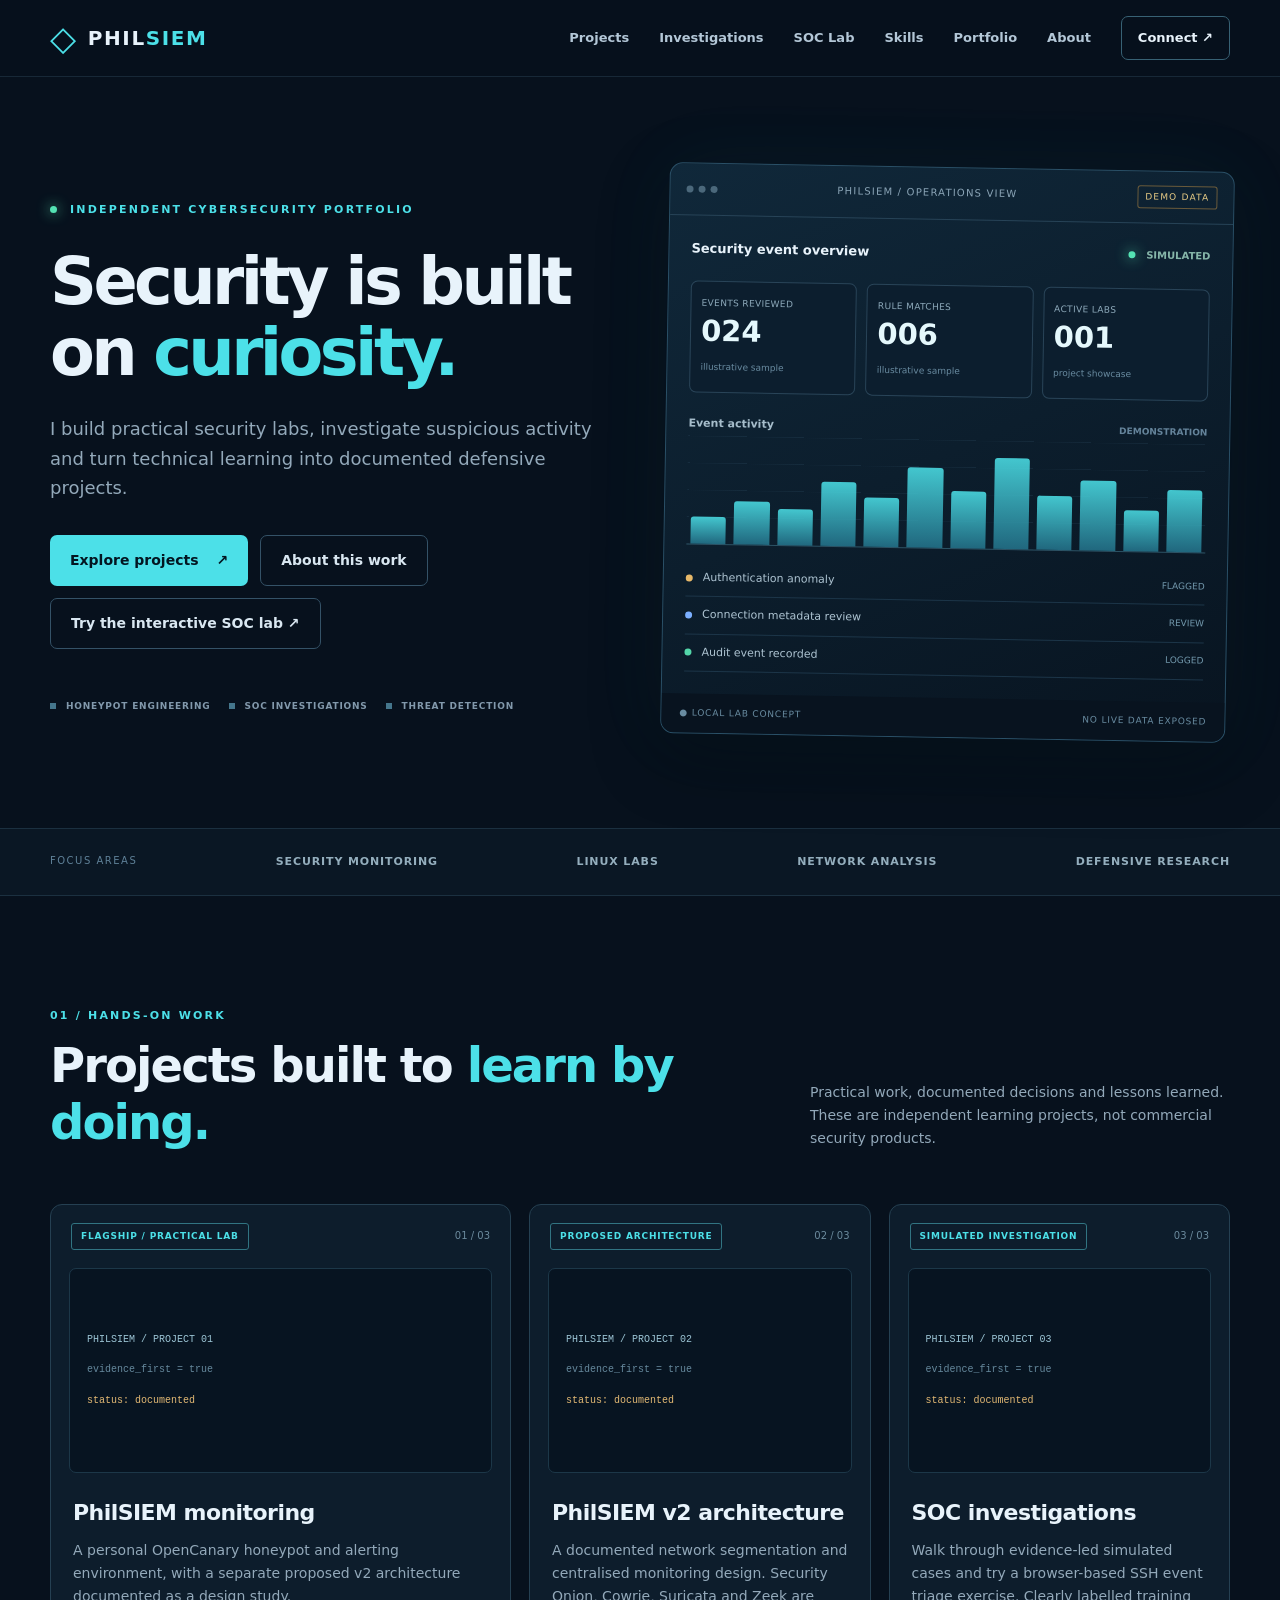
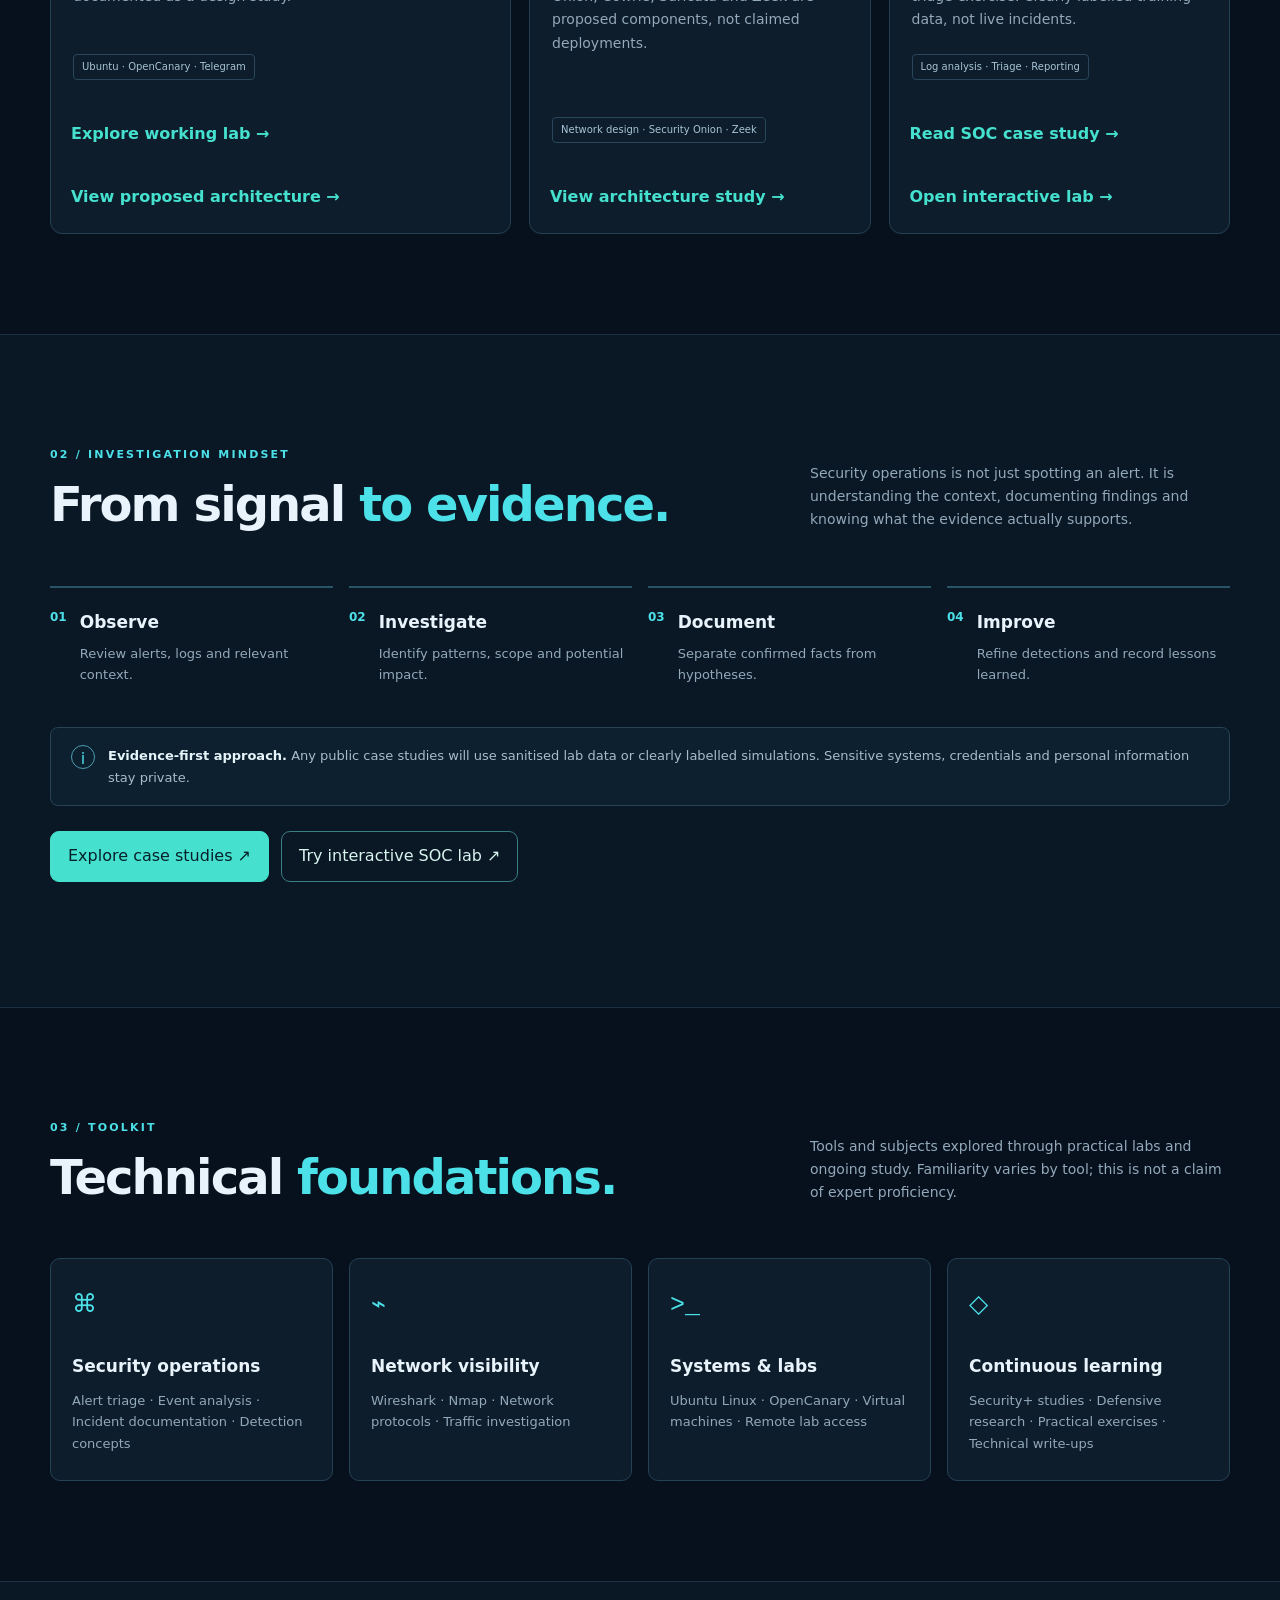
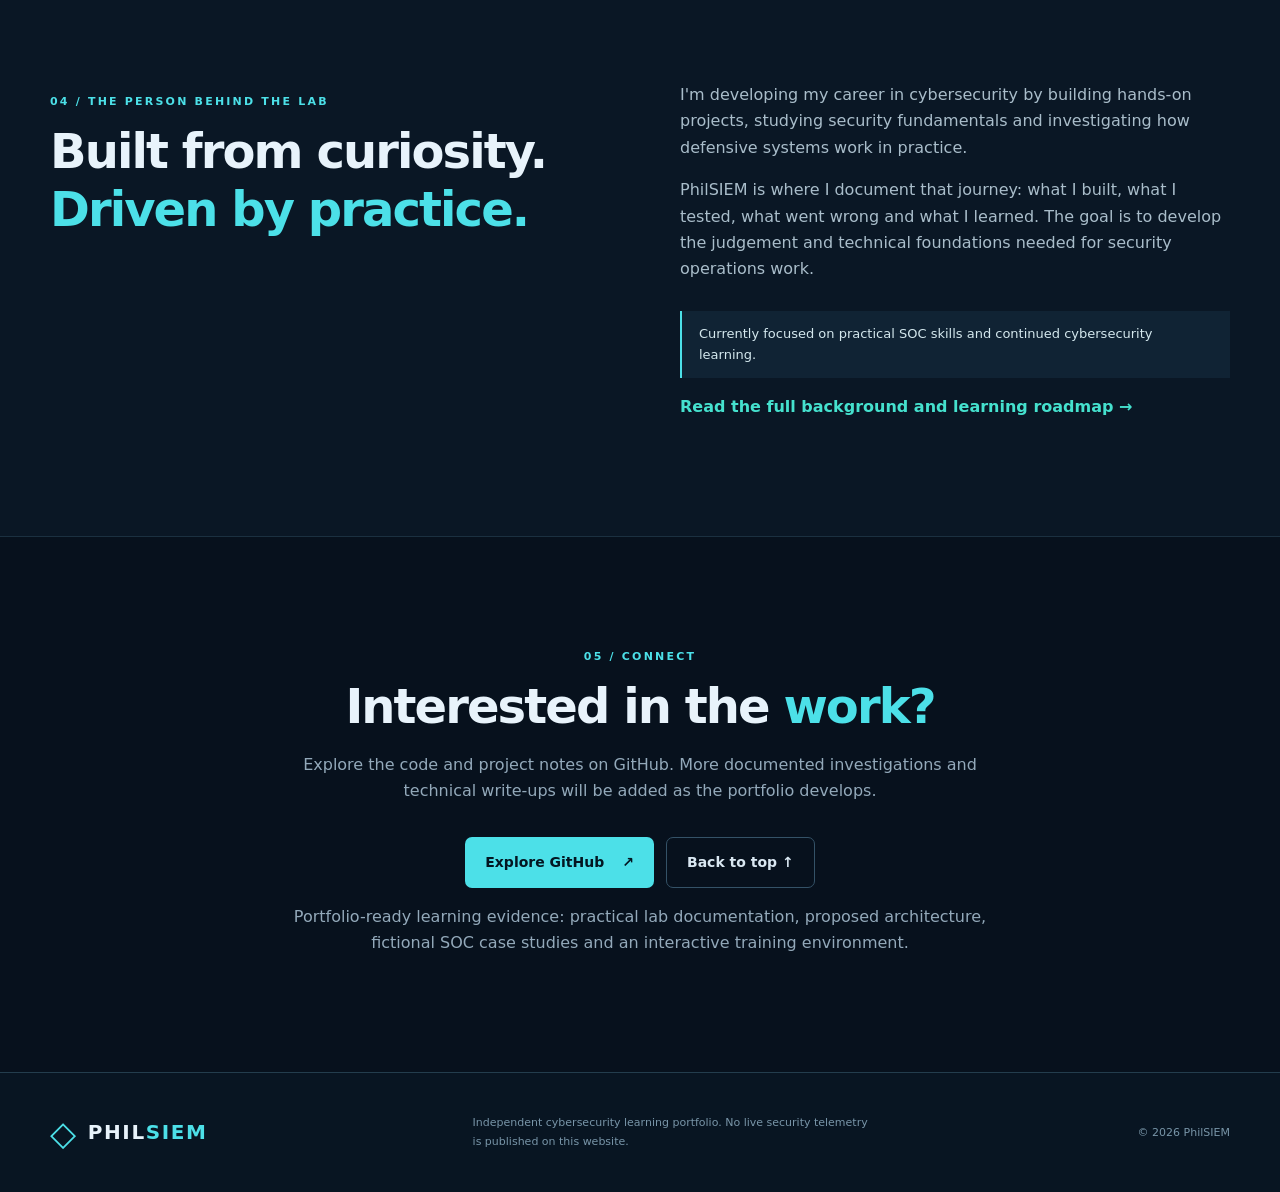
<file: index.html>
<!DOCTYPE html>

<html lang="en">
<head>
<meta charset="utf-8"/>
<meta content="width=device-width,initial-scale=1" name="viewport"/>
<meta content="PhilSIEM: independent cybersecurity portfolio covering honeypot engineering, security monitoring, SOC investigations and defensive research." name="description"/>
<meta content="#07111d" name="theme-color"/>
<title>PhilSIEM | Cybersecurity &amp; Security Operations</title>
<link href="assets/favicon.svg" rel="icon" type="image/svg+xml"/>
<link href="assets/styles.css" rel="stylesheet"/>
<script defer="" src="assets/script.js"></script>
<link href="https://philsiem.com/" rel="canonical"/></head>
<body>
<a class="skip-link" href="#main">Skip to content</a>
<header class="site-header">
<div class="container nav-wrap">
<a aria-label="PhilSIEM home" class="brand" href="#home"><span aria-hidden="true" class="brand-mark">◇</span><span>PHIL<span class="brand-accent">SIEM</span></span></a>
<button aria-controls="site-nav" aria-expanded="false" aria-label="Open navigation" class="menu-toggle" type="button">☰</button>
<nav aria-label="Main navigation" class="site-nav" id="site-nav"><a href="#projects">Projects</a><a href="investigations.html">Investigations</a><a href="soc-lab.html">SOC Lab</a><a href="#skills">Skills</a><a href="portfolio.html">Portfolio</a><a href="about.html">About</a><a class="nav-cta" href="#contact">Connect ↗</a></nav>
</div>
</header>
<main id="main">
<section class="hero container" id="home">
<div class="hero-copy">
<p class="eyebrow"><span class="status-dot"></span> INDEPENDENT CYBERSECURITY PORTFOLIO</p>
<h1>Security is built<br/>on <span class="gradient-text">curiosity.</span></h1>
<p class="hero-lead">I build practical security labs, investigate suspicious activity and turn technical learning into documented defensive projects.</p>
<div class="hero-actions"><a class="button primary" href="#projects">Explore projects <span aria-hidden="true">↗</span></a><a class="button secondary" href="#about">About this work</a><a class="button secondary" href="soc-lab.html">Try the interactive SOC lab ↗</a></div>
<div class="hero-micro"><span><span class="micro-square"></span> HONEYPOT ENGINEERING</span><span><span class="micro-square"></span> SOC INVESTIGATIONS</span><span><span class="micro-square"></span> THREAT DETECTION</span></div>
</div>
<div aria-label="Illustrative security operations dashboard with simulated activity" class="console">
<div class="console-head"><div class="window-dots"><i></i><i></i><i></i></div><span>PHILSIEM / OPERATIONS VIEW</span><span class="demo-pill">DEMO DATA</span></div>
<div class="console-main"><div class="console-title"><span>Security event overview</span><span class="signal"><span class="status-dot"></span> SIMULATED</span></div>
<div class="metric-grid"><div class="metric"><small>EVENTS REVIEWED</small><strong>024</strong><span>illustrative sample</span></div><div class="metric"><small>RULE MATCHES</small><strong>006</strong><span>illustrative sample</span></div><div class="metric"><small>ACTIVE LABS</small><strong>001</strong><span>project showcase</span></div></div>
<div class="chart-heading"><span>Event activity</span><span>DEMONSTRATION</span></div><div aria-hidden="true" class="bars"><i style="--h:29%"></i><i style="--h:46%"></i><i style="--h:38%"></i><i style="--h:68%"></i><i style="--h:52%"></i><i style="--h:84%"></i><i style="--h:60%"></i><i style="--h:96%"></i><i style="--h:57%"></i><i style="--h:74%"></i><i style="--h:43%"></i><i style="--h:66%"></i></div>
<div class="event-list"><div><span class="event-indicator amber"></span><span>Authentication anomaly</span><small>FLAGGED</small></div><div><span class="event-indicator blue"></span><span>Connection metadata review</span><small>REVIEW</small></div><div><span class="event-indicator green"></span><span>Audit event recorded</span><small>LOGGED</small></div></div>
</div><div class="console-foot"><span>● LOCAL LAB CONCEPT</span><span>NO LIVE DATA EXPOSED</span></div>
</div>
</section>
<section class="trust-strip"><div class="container trust-inner"><span>FOCUS AREAS</span><strong>SECURITY MONITORING</strong><strong>LINUX LABS</strong><strong>NETWORK ANALYSIS</strong><strong>DEFENSIVE RESEARCH</strong></div></section>
<section class="section container" id="projects"><div class="section-head"><div><p class="eyebrow">01 / HANDS-ON WORK</p><h2>Projects built to <span>learn by doing.</span></h2></div><p>Practical work, documented decisions and lessons learned. These are independent learning projects, not commercial security products.</p></div>
<div class="project-grid"><article class="project-card"><div class="project-top"><span class="chip cyan">FLAGSHIP / PRACTICAL LAB</span><span class="project-index">01 / 03</span></div><div class="mini-graphic"><span class="terminal-line">PHILSIEM / PROJECT 01</span><span class="terminal-line faint">evidence_first = true</span><span class="terminal-line accent">status: documented</span></div><div class="project-body"><h3>PhilSIEM monitoring</h3><p>A personal OpenCanary honeypot and alerting environment, with a separate proposed v2 architecture documented as a design study.</p><div class="tags"><span>Ubuntu · OpenCanary · Telegram</span></div></div><a class="v3-link" href="opencanary-lab.html">Explore working lab →</a><a class="v3-link" href="philsiem-v2.html">View proposed architecture →</a></article><article class="project-card"><div class="project-top"><span class="chip cyan">PROPOSED ARCHITECTURE</span><span class="project-index">02 / 03</span></div><div class="mini-graphic"><span class="terminal-line">PHILSIEM / PROJECT 02</span><span class="terminal-line faint">evidence_first = true</span><span class="terminal-line accent">status: documented</span></div><div class="project-body"><h3>PhilSIEM v2 architecture</h3><p>A documented network segmentation and centralised monitoring design. Security Onion, Cowrie, Suricata and Zeek are proposed components, not claimed deployments.</p><div class="tags"><span>Network design · Security Onion · Zeek</span></div></div><a class="v3-link" href="philsiem-v2.html">View architecture study →</a></article><article class="project-card"><div class="project-top"><span class="chip cyan">SIMULATED INVESTIGATION</span><span class="project-index">03 / 03</span></div><div class="mini-graphic"><span class="terminal-line">PHILSIEM / PROJECT 03</span><span class="terminal-line faint">evidence_first = true</span><span class="terminal-line accent">status: documented</span></div><div class="project-body"><h3>SOC investigations</h3><p>Walk through evidence-led simulated cases and try a browser-based SSH event triage exercise. Clearly labelled training data, not live incidents.</p><div class="tags"><span>Log analysis · Triage · Reporting</span></div></div><a class="v3-link" href="soc-investigation-003.html">Read SOC case study →</a><a class="v3-link" href="soc-lab.html">Open interactive lab →</a></article></div>
</section>
<section class="section section-alt" id="investigations"><div class="container"><div class="section-head"><div><p class="eyebrow">02 / INVESTIGATION MINDSET</p><h2>From signal <span>to evidence.</span></h2></div><p>Security operations is not just spotting an alert. It is understanding the context, documenting findings and knowing what the evidence actually supports.</p></div><div class="workflow"><div class="workflow-step"><span>01</span><div><h3>Observe</h3><p>Review alerts, logs and relevant context.</p></div></div><div class="workflow-step"><span>02</span><div><h3>Investigate</h3><p>Identify patterns, scope and potential impact.</p></div></div><div class="workflow-step"><span>03</span><div><h3>Document</h3><p>Separate confirmed facts from hypotheses.</p></div></div><div class="workflow-step"><span>04</span><div><h3>Improve</h3><p>Refine detections and record lessons learned.</p></div></div></div><div class="notice"><span class="notice-icon">i</span><p><strong>Evidence-first approach.</strong> Any public case studies will use sanitised lab data or clearly labelled simulations. Sensitive systems, credentials and personal information stay private.</p></div><div class="v3-actions"><a class="v3-button" href="investigations.html">Explore case studies ↗</a><a class="v3-button secondary" href="soc-lab.html">Try interactive SOC lab ↗</a></div></div></section>
<section class="section container" id="skills"><div class="section-head"><div><p class="eyebrow">03 / TOOLKIT</p><h2>Technical <span>foundations.</span></h2></div><p>Tools and subjects explored through practical labs and ongoing study. Familiarity varies by tool; this is not a claim of expert proficiency.</p></div><div class="skills-grid"><div class="skill-group"><div class="skill-icon">⌘</div><h3>Security operations</h3><p>Alert triage · Event analysis · Incident documentation · Detection concepts</p></div><div class="skill-group"><div class="skill-icon">⌁</div><h3>Network visibility</h3><p>Wireshark · Nmap · Network protocols · Traffic investigation</p></div><div class="skill-group"><div class="skill-icon">&gt;_</div><h3>Systems &amp; labs</h3><p>Ubuntu Linux · OpenCanary · Virtual machines · Remote lab access</p></div><div class="skill-group"><div class="skill-icon">◇</div><h3>Continuous learning</h3><p>Security+ studies · Defensive research · Practical exercises · Technical write-ups</p></div></div></section>
<section class="section section-alt" id="about"><div class="container about-grid"><div><p class="eyebrow">04 / THE PERSON BEHIND THE LAB</p><h2>Built from curiosity.<br/><span>Driven by practice.</span></h2></div><div class="about-copy"><p>I'm developing my career in cybersecurity by building hands-on projects, studying security fundamentals and investigating how defensive systems work in practice.</p><p>PhilSIEM is where I document that journey: what I built, what I tested, what went wrong and what I learned. The goal is to develop the judgement and technical foundations needed for security operations work.</p><div class="about-note">Currently focused on practical SOC skills and continued cybersecurity learning.</div><p><a class="v3-link" href="about.html">Read the full background and learning roadmap →</a></p></div></div></section>
<section class="section container contact" id="contact"><p class="eyebrow">05 / CONNECT</p><h2>Interested in the <span>work?</span></h2><p>Explore the code and project notes on GitHub. More documented investigations and technical write-ups will be added as the portfolio develops.</p><div class="hero-actions"><a class="button primary" href="https://github.com/shadowport1609" rel="noopener noreferrer" target="_blank">Explore GitHub <span aria-hidden="true">↗</span></a><a class="button secondary" href="#home">Back to top ↑</a></div><p>Portfolio-ready learning evidence: practical lab documentation, proposed architecture, fictional SOC case studies and an interactive training environment.</p></section>
</main>
<footer class="site-footer"><div class="container footer-inner"><a class="brand" href="#home"><span class="brand-mark">◇</span><span>PHIL<span class="brand-accent">SIEM</span></span></a><p>Independent cybersecurity learning portfolio. No live security telemetry is published on this website.</p><small>© <span id="year">2026</span> PhilSIEM</small></div></footer>
<!-- Cloudflare Web Analytics --><script type='module' src='https://static.cloudflareinsights.com/beacon.min.js' data-cf-beacon='{"token": "2bc3f9164fa0404890cc90257a098e77"}'></script><!-- End Cloudflare Web Analytics --></body>
</html>
</file>
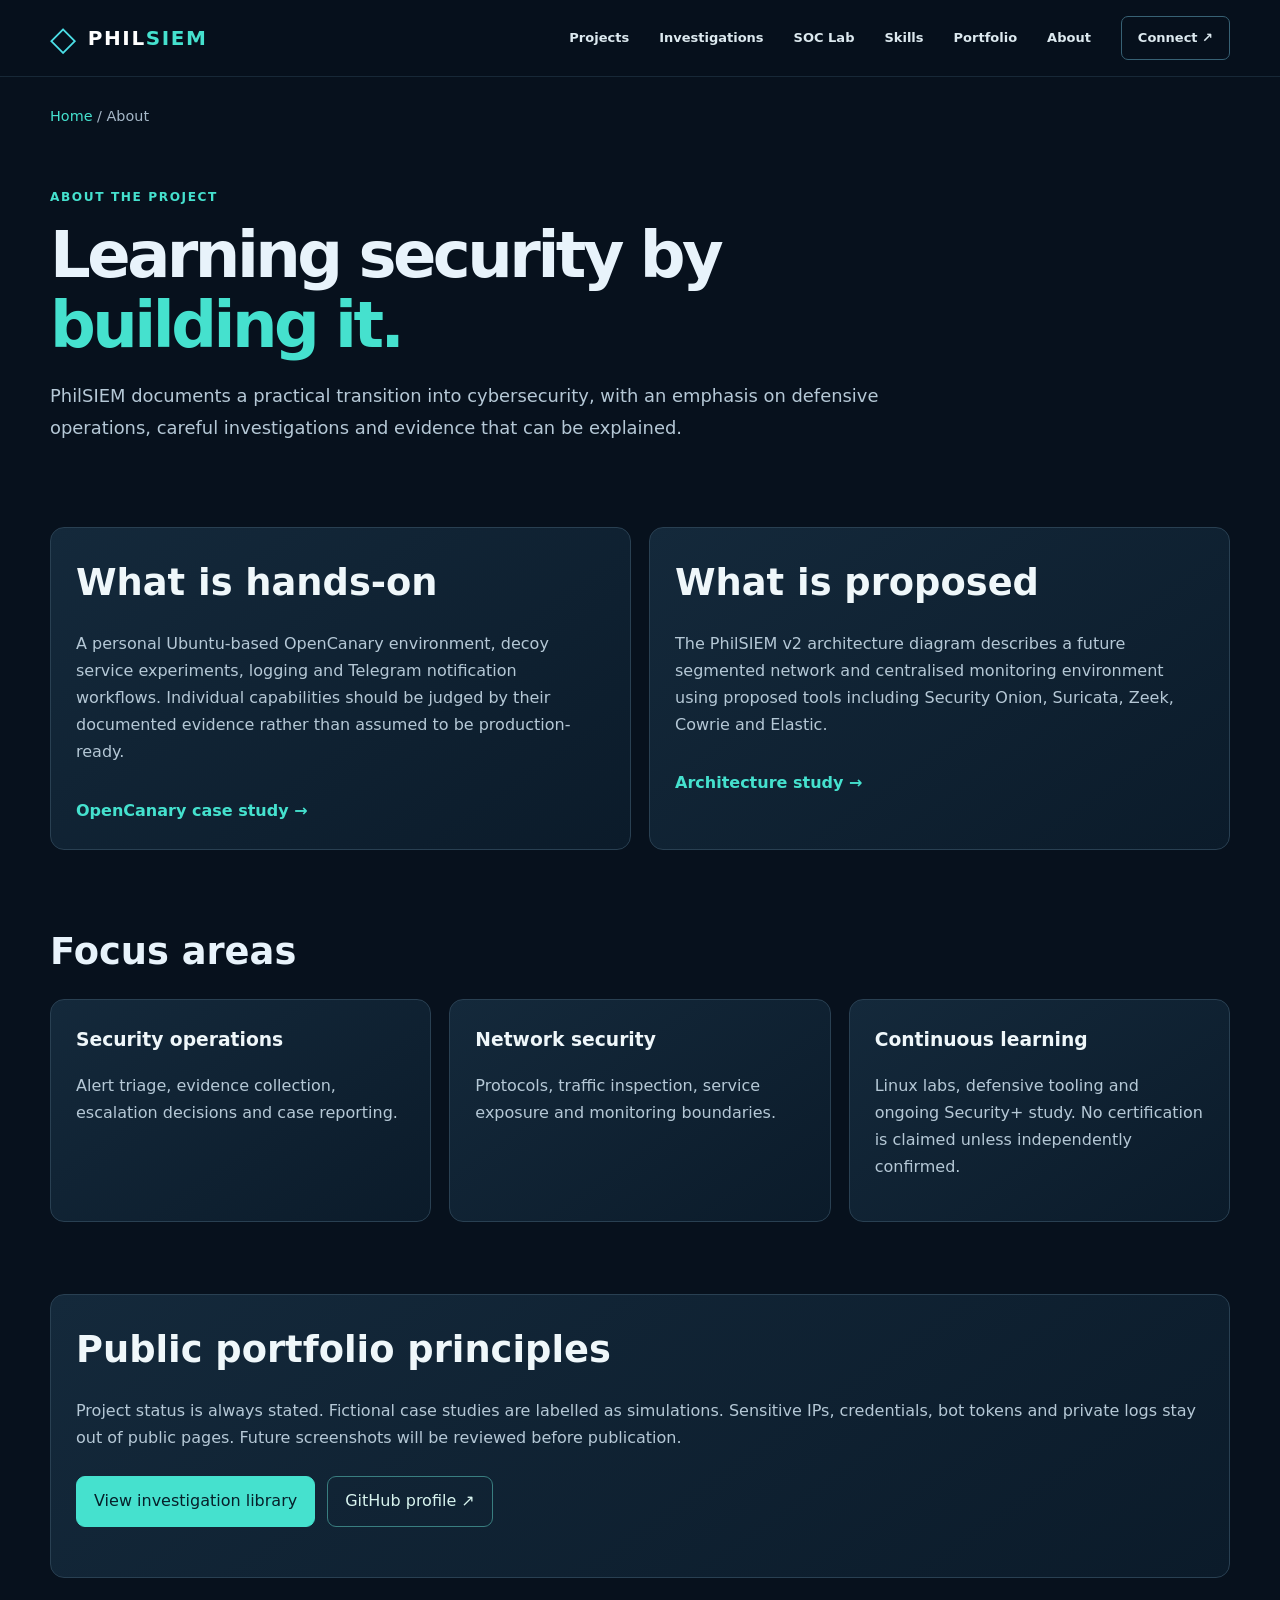
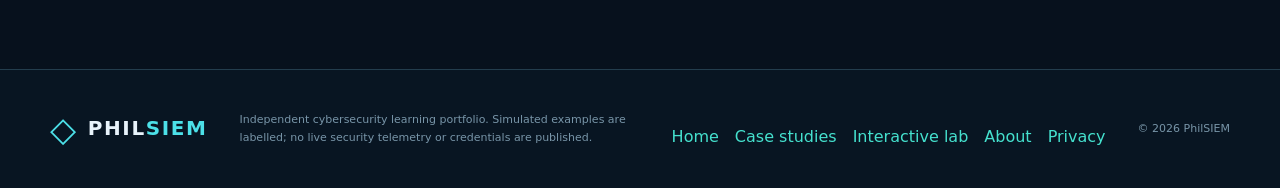
<file: about.html>
<!DOCTYPE html>
<html lang="en"><head><meta charset="utf-8"/><meta content="width=device-width,initial-scale=1" name="viewport"/><meta content="About the independent PhilSIEM cybersecurity portfolio, practical learning approach and project roadmap." name="description"/><meta content="#07111d" name="theme-color"/><link href="https://philsiem.com/about.html" rel="canonical"/><link href="assets/favicon.svg" rel="icon" type="image/svg+xml"/><link href="assets/styles.css" rel="stylesheet"/><script defer="" src="assets/script.js"></script><title>About the PhilSIEM project | PhilSIEM</title></head><body class="v3-page"><a class="skip-link" href="#main">Skip to content</a><header class="site-header"><div class="container nav-wrap"><a aria-label="PhilSIEM home" class="brand" href="index.html"><span aria-hidden="true" class="brand-mark">◇</span><span>PHIL<span class="brand-accent">SIEM</span></span></a><button aria-controls="site-nav" aria-expanded="false" aria-label="Open navigation" class="menu-toggle" type="button">☰</button><nav aria-label="Main navigation" class="site-nav" id="site-nav"><a href="index.html#projects">Projects</a><a href="investigations.html">Investigations</a><a href="soc-lab.html">SOC Lab</a><a href="index.html#skills">Skills</a><a href="portfolio.html">Portfolio</a><a href="about.html">About</a><a class="nav-cta" href="index.html#contact">Connect ↗</a></nav></div></header><main class="container" id="main"><div class="v3-breadcrumb"><a href="index.html">Home</a> / About</div><section class="v3-hero"><p class="v3-kicker">ABOUT THE PROJECT</p><h1>Learning security by <span>building it.</span></h1><p class="v3-lead">PhilSIEM documents a practical transition into cybersecurity, with an emphasis on defensive operations, careful investigations and evidence that can be explained.</p></section><section class="v3-section"><div class="v3-grid two"><article class="v3-card"><h2>What is hands-on</h2><p>A personal Ubuntu-based OpenCanary environment, decoy service experiments, logging and Telegram notification workflows. Individual capabilities should be judged by their documented evidence rather than assumed to be production-ready.</p><a class="v3-link" href="opencanary-lab.html">OpenCanary case study →</a></article><article class="v3-card"><h2>What is proposed</h2><p>The PhilSIEM v2 architecture diagram describes a future segmented network and centralised monitoring environment using proposed tools including Security Onion, Suricata, Zeek, Cowrie and Elastic.</p><a class="v3-link" href="philsiem-v2.html">Architecture study →</a></article></div></section><section class="v3-section"><h2>Focus areas</h2><div class="v3-grid"><div class="v3-card"><h3>Security operations</h3><p>Alert triage, evidence collection, escalation decisions and case reporting.</p></div><div class="v3-card"><h3>Network security</h3><p>Protocols, traffic inspection, service exposure and monitoring boundaries.</p></div><div class="v3-card"><h3>Continuous learning</h3><p>Linux labs, defensive tooling and ongoing Security+ study. No certification is claimed unless independently confirmed.</p></div></div></section><section class="v3-section"><div class="v3-card"><h2>Public portfolio principles</h2><p>Project status is always stated. Fictional case studies are labelled as simulations. Sensitive IPs, credentials, bot tokens and private logs stay out of public pages. Future screenshots will be reviewed before publication.</p><div class="v3-actions"><a class="v3-button" href="investigations.html">View investigation library</a><a class="v3-button secondary" href="https://github.com/shadowport1609" rel="noopener noreferrer" target="_blank">GitHub profile ↗</a></div></div></section></main><footer class="site-footer"><div class="container footer-inner"><a class="brand" href="index.html"><span class="brand-mark">◇</span><span>PHIL<span class="brand-accent">SIEM</span></span></a><p>Independent cybersecurity learning portfolio. Simulated examples are labelled; no live security telemetry or credentials are published.</p><nav aria-label="Footer navigation" class="v3-footer-nav"><a href="index.html">Home</a><a href="investigations.html">Case studies</a><a href="soc-lab.html">Interactive lab</a><a href="about.html">About</a><a href="privacy.html">Privacy</a></nav><small>© <span id="year">2026</span> PhilSIEM</small></div></footer></body></html>
</file>
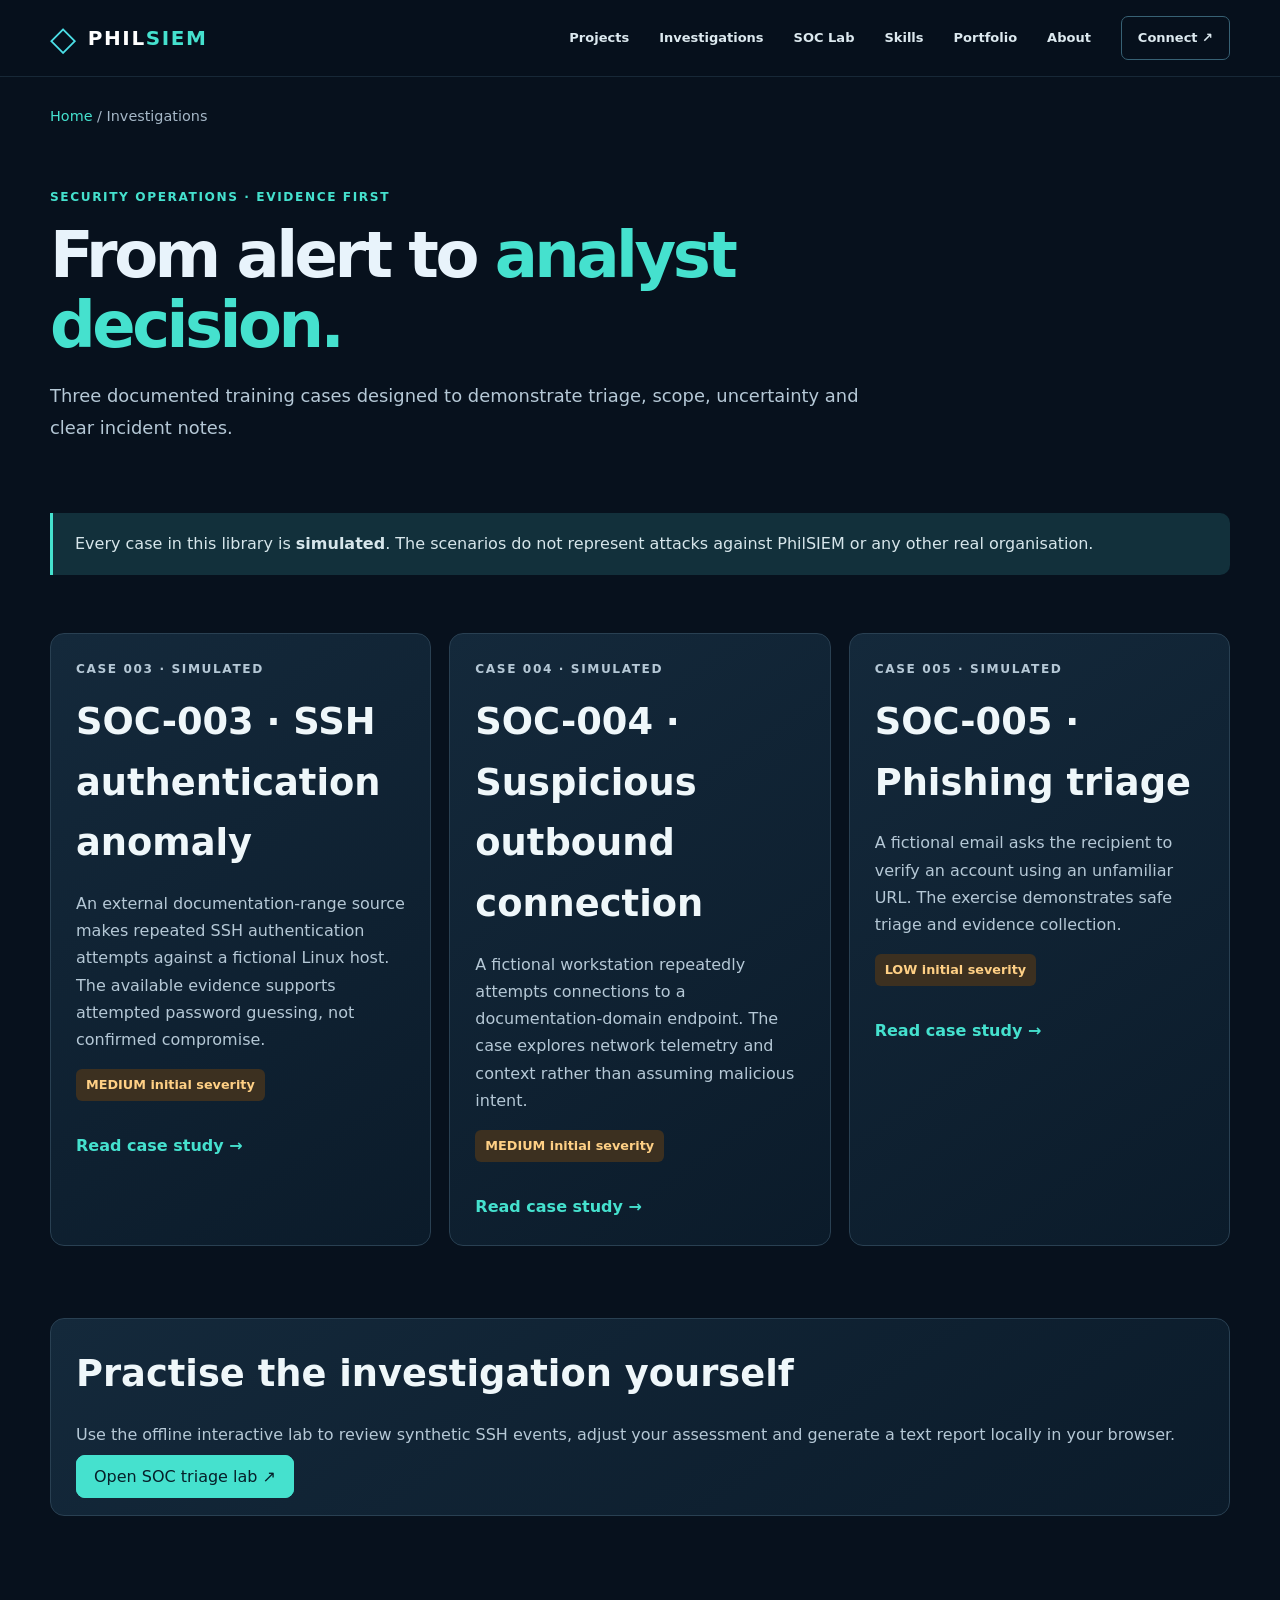
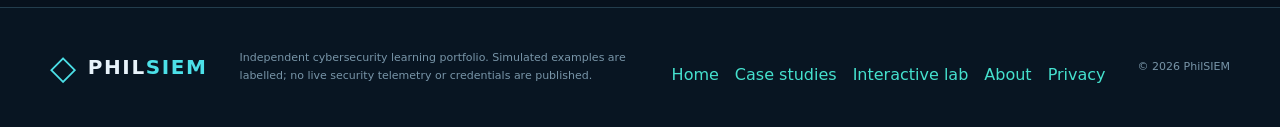
<file: investigations.html>
<!DOCTYPE html>
<html lang="en"><head><meta charset="utf-8"/><meta content="width=device-width,initial-scale=1" name="viewport"/><meta content="Fictional SOC analyst training case studies with evidence timelines, assessments and response recommendations." name="description"/><meta content="#07111d" name="theme-color"/><link href="https://philsiem.com/investigations.html" rel="canonical"/><link href="assets/favicon.svg" rel="icon" type="image/svg+xml"/><link href="assets/styles.css" rel="stylesheet"/><script defer="" src="assets/script.js"></script><title>SOC investigation library | PhilSIEM</title></head><body class="v3-page"><a class="skip-link" href="#main">Skip to content</a><header class="site-header"><div class="container nav-wrap"><a aria-label="PhilSIEM home" class="brand" href="index.html"><span aria-hidden="true" class="brand-mark">◇</span><span>PHIL<span class="brand-accent">SIEM</span></span></a><button aria-controls="site-nav" aria-expanded="false" aria-label="Open navigation" class="menu-toggle" type="button">☰</button><nav aria-label="Main navigation" class="site-nav" id="site-nav"><a href="index.html#projects">Projects</a><a href="investigations.html">Investigations</a><a href="soc-lab.html">SOC Lab</a><a href="index.html#skills">Skills</a><a href="portfolio.html">Portfolio</a><a href="about.html">About</a><a class="nav-cta" href="index.html#contact">Connect ↗</a></nav></div></header><main class="container" id="main"><div class="v3-breadcrumb"><a href="index.html">Home</a> / Investigations</div><section class="v3-hero"><p class="v3-kicker">SECURITY OPERATIONS · EVIDENCE FIRST</p><h1>From alert to <span>analyst decision.</span></h1><p class="v3-lead">Three documented training cases designed to demonstrate triage, scope, uncertainty and clear incident notes.</p></section><div class="v3-notice">Every case in this library is <strong>simulated</strong>. The scenarios do not represent attacks against PhilSIEM or any other real organisation.</div><section class="v3-section"><div class="v3-grid"><article class="v3-card"><p class="v3-kicker">CASE 003 · SIMULATED</p><h2>SOC-003 · SSH authentication anomaly</h2><p>An external documentation-range source makes repeated SSH authentication attempts against a fictional Linux host. The available evidence supports attempted password guessing, not confirmed compromise.</p><p><span class="v3-status medium">MEDIUM initial severity</span></p><a class="v3-link" href="soc-investigation-003.html">Read case study →</a></article><article class="v3-card"><p class="v3-kicker">CASE 004 · SIMULATED</p><h2>SOC-004 · Suspicious outbound connection</h2><p>A fictional workstation repeatedly attempts connections to a documentation-domain endpoint. The case explores network telemetry and context rather than assuming malicious intent.</p><p><span class="v3-status medium">MEDIUM initial severity</span></p><a class="v3-link" href="soc-investigation-004.html">Read case study →</a></article><article class="v3-card"><p class="v3-kicker">CASE 005 · SIMULATED</p><h2>SOC-005 · Phishing triage</h2><p>A fictional email asks the recipient to verify an account using an unfamiliar URL. The exercise demonstrates safe triage and evidence collection.</p><p><span class="v3-status medium">LOW initial severity</span></p><a class="v3-link" href="soc-investigation-005.html">Read case study →</a></article></div></section><section class="v3-section"><div class="v3-card"><h2>Practise the investigation yourself</h2><p>Use the offline interactive lab to review synthetic SSH events, adjust your assessment and generate a text report locally in your browser.</p><a class="v3-button" href="soc-lab.html">Open SOC triage lab ↗</a></div></section></main><footer class="site-footer"><div class="container footer-inner"><a class="brand" href="index.html"><span class="brand-mark">◇</span><span>PHIL<span class="brand-accent">SIEM</span></span></a><p>Independent cybersecurity learning portfolio. Simulated examples are labelled; no live security telemetry or credentials are published.</p><nav aria-label="Footer navigation" class="v3-footer-nav"><a href="index.html">Home</a><a href="investigations.html">Case studies</a><a href="soc-lab.html">Interactive lab</a><a href="about.html">About</a><a href="privacy.html">Privacy</a></nav><small>© <span id="year">2026</span> PhilSIEM</small></div></footer></body></html>
</file>
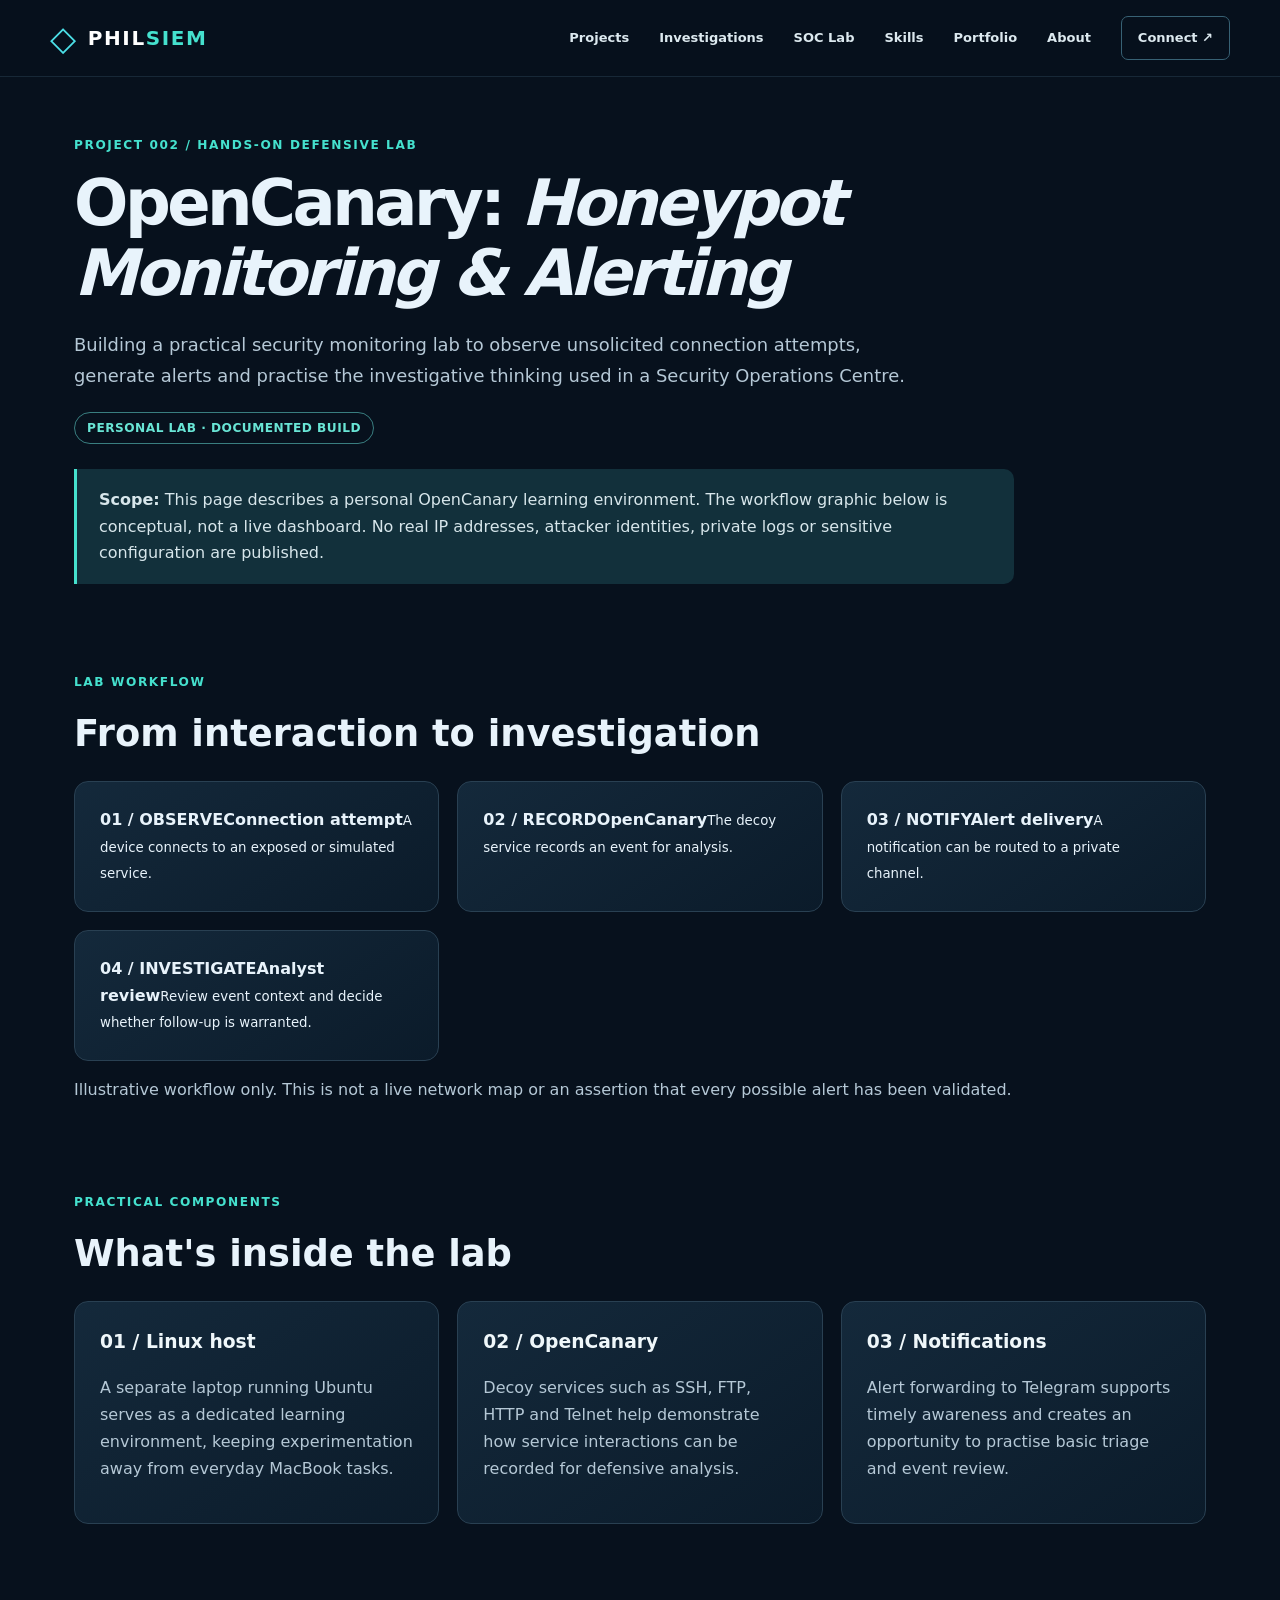
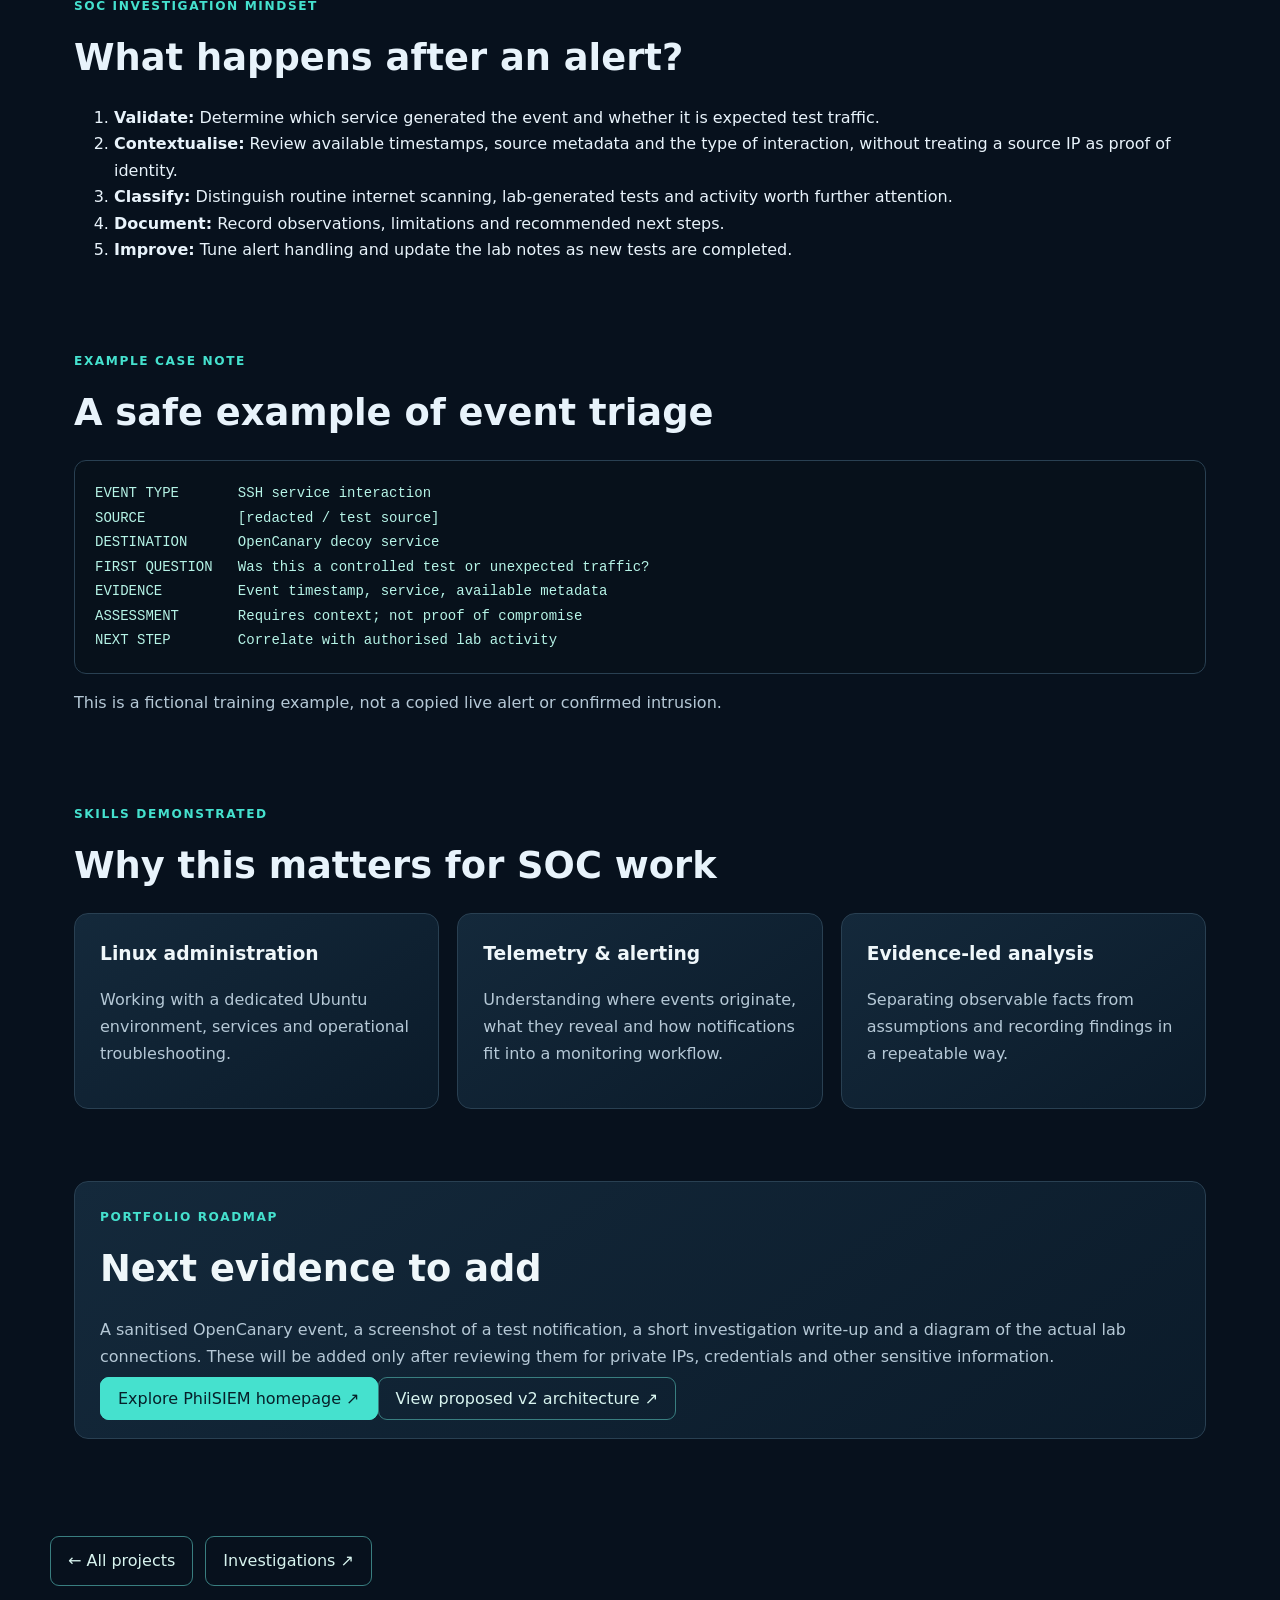
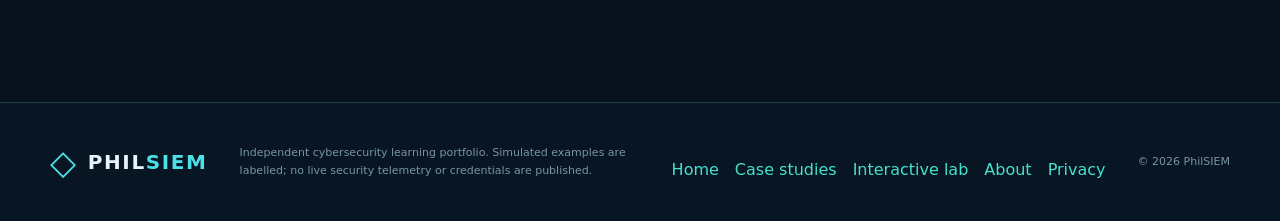
<file: opencanary-lab.html>
<!DOCTYPE html>

<html lang="en"><head><meta charset="utf-8"/><meta content="width=device-width,initial-scale=1" name="viewport"/><meta content="PhilSIEM Project 002: practical OpenCanary honeypot monitoring, alerting and SOC investigation workflow." name="description"/><meta content="#07111d" name="theme-color"/><link href="https://philsiem.com/opencanary-lab.html" rel="canonical"/><link href="assets/favicon.svg" rel="icon" type="image/svg+xml"/><link href="assets/styles.css" rel="stylesheet"/><script defer="" src="assets/script.js"></script><title>Project 002 | OpenCanary Honeypot Lab | PhilSIEM</title></head><body class="v3-page"><a class="skip-link" href="#main">Skip to content</a><header class="site-header"><div class="container nav-wrap"><a aria-label="PhilSIEM home" class="brand" href="index.html"><span aria-hidden="true" class="brand-mark">◇</span><span>PHIL<span class="brand-accent">SIEM</span></span></a><button aria-controls="site-nav" aria-expanded="false" aria-label="Open navigation" class="menu-toggle" type="button">☰</button><nav aria-label="Main navigation" class="site-nav" id="site-nav"><a href="index.html#projects">Projects</a><a href="investigations.html">Investigations</a><a href="soc-lab.html">SOC Lab</a><a href="index.html#skills">Skills</a><a href="portfolio.html">Portfolio</a><a href="about.html">About</a><a class="nav-cta" href="index.html#contact">Connect ↗</a></nav></div></header><main class="container" id="main"><main class="container" id="project-content"><section class="v3-hero"><div class="v3-kicker">Project 002 / Hands-on defensive lab</div><h1>OpenCanary: <em>Honeypot Monitoring &amp; Alerting</em></h1><p class="v3-lead">Building a practical security monitoring lab to observe unsolicited connection attempts, generate alerts and practise the investigative thinking used in a Security Operations Centre.</p><span class="v3-pill">PERSONAL LAB · DOCUMENTED BUILD</span><div class="v3-notice"><strong>Scope:</strong> This page describes a personal OpenCanary learning environment. The workflow graphic below is conceptual, not a live dashboard. No real IP addresses, attacker identities, private logs or sensitive configuration are published.</div></section><section class="v3-section"><div class="v3-kicker">Lab workflow</div><h2>From interaction to investigation</h2><div aria-label="Conceptual workflow: remote connection attempt, OpenCanary decoy service, notification, analyst review" class="v3-grid" role="img"><div class="v3-card"><b>01 / OBSERVE</b><strong>Connection attempt</strong><small>A device connects to an exposed or simulated service.</small></div><div class="v3-card"><b>02 / RECORD</b><strong>OpenCanary</strong><small>The decoy service records an event for analysis.</small></div><div class="v3-card"><b>03 / NOTIFY</b><strong>Alert delivery</strong><small>A notification can be routed to a private channel.</small></div><div class="v3-card"><b>04 / INVESTIGATE</b><strong>Analyst review</strong><small>Review event context and decide whether follow-up is warranted.</small></div></div><p class="v3-muted">Illustrative workflow only. This is not a live network map or an assertion that every possible alert has been validated.</p></section><section class="v3-section"><div class="v3-kicker">Practical components</div><h2>What's inside the lab</h2><div class="v3-grid"><article class="v3-card"><h3>01 / Linux host</h3><p>A separate laptop running Ubuntu serves as a dedicated learning environment, keeping experimentation away from everyday MacBook tasks.</p></article><article class="v3-card"><h3>02 / OpenCanary</h3><p>Decoy services such as SSH, FTP, HTTP and Telnet help demonstrate how service interactions can be recorded for defensive analysis.</p></article><article class="v3-card"><h3>03 / Notifications</h3><p>Alert forwarding to Telegram supports timely awareness and creates an opportunity to practise basic triage and event review.</p></article></div></section><section class="v3-section"><div class="v3-kicker">SOC investigation mindset</div><h2>What happens after an alert?</h2><ol><li><strong>Validate:</strong> Determine which service generated the event and whether it is expected test traffic.</li><li><strong>Contextualise:</strong> Review available timestamps, source metadata and the type of interaction, without treating a source IP as proof of identity.</li><li><strong>Classify:</strong> Distinguish routine internet scanning, lab-generated tests and activity worth further attention.</li><li><strong>Document:</strong> Record observations, limitations and recommended next steps.</li><li><strong>Improve:</strong> Tune alert handling and update the lab notes as new tests are completed.</li></ol></section><section class="v3-section"><div class="v3-kicker">Example case note</div><h2>A safe example of event triage</h2><div class="v3-code">EVENT TYPE       SSH service interaction
SOURCE           [redacted / test source]
DESTINATION      OpenCanary decoy service
FIRST QUESTION   Was this a controlled test or unexpected traffic?
EVIDENCE         Event timestamp, service, available metadata
ASSESSMENT       Requires context; not proof of compromise
NEXT STEP        Correlate with authorised lab activity</div><p class="v3-muted">This is a fictional training example, not a copied live alert or confirmed intrusion.</p></section><section class="v3-section"><div class="v3-kicker">Skills demonstrated</div><h2>Why this matters for SOC work</h2><div class="v3-grid"><article class="v3-card"><h3>Linux administration</h3><p>Working with a dedicated Ubuntu environment, services and operational troubleshooting.</p></article><article class="v3-card"><h3>Telemetry &amp; alerting</h3><p>Understanding where events originate, what they reveal and how notifications fit into a monitoring workflow.</p></article><article class="v3-card"><h3>Evidence-led analysis</h3><p>Separating observable facts from assumptions and recording findings in a repeatable way.</p></article></div></section><section class="v3-section"><div class="v3-card"><div class="v3-kicker">Portfolio roadmap</div><h2>Next evidence to add</h2><p class="v3-muted">A sanitised OpenCanary event, a screenshot of a test notification, a short investigation write-up and a diagram of the actual lab connections. These will be added only after reviewing them for private IPs, credentials and other sensitive information.</p><a class="v3-button" href="index.html">Explore PhilSIEM homepage ↗</a><a class="v3-button secondary" href="philsiem-v2.html">View proposed v2 architecture ↗</a></div></section></main><section class="v3-section"><div class="v3-actions"><a class="v3-button secondary" href="index.html#projects">← All projects</a><a class="v3-button secondary" href="investigations.html">Investigations ↗</a></div></section></main><footer class="site-footer"><div class="container footer-inner"><a class="brand" href="index.html"><span class="brand-mark">◇</span><span>PHIL<span class="brand-accent">SIEM</span></span></a><p>Independent cybersecurity learning portfolio. Simulated examples are labelled; no live security telemetry or credentials are published.</p><nav aria-label="Footer navigation" class="v3-footer-nav"><a href="index.html">Home</a><a href="investigations.html">Case studies</a><a href="soc-lab.html">Interactive lab</a><a href="about.html">About</a><a href="privacy.html">Privacy</a></nav><small>© <span id="year">2026</span> PhilSIEM</small></div></footer></body></html>
</file>
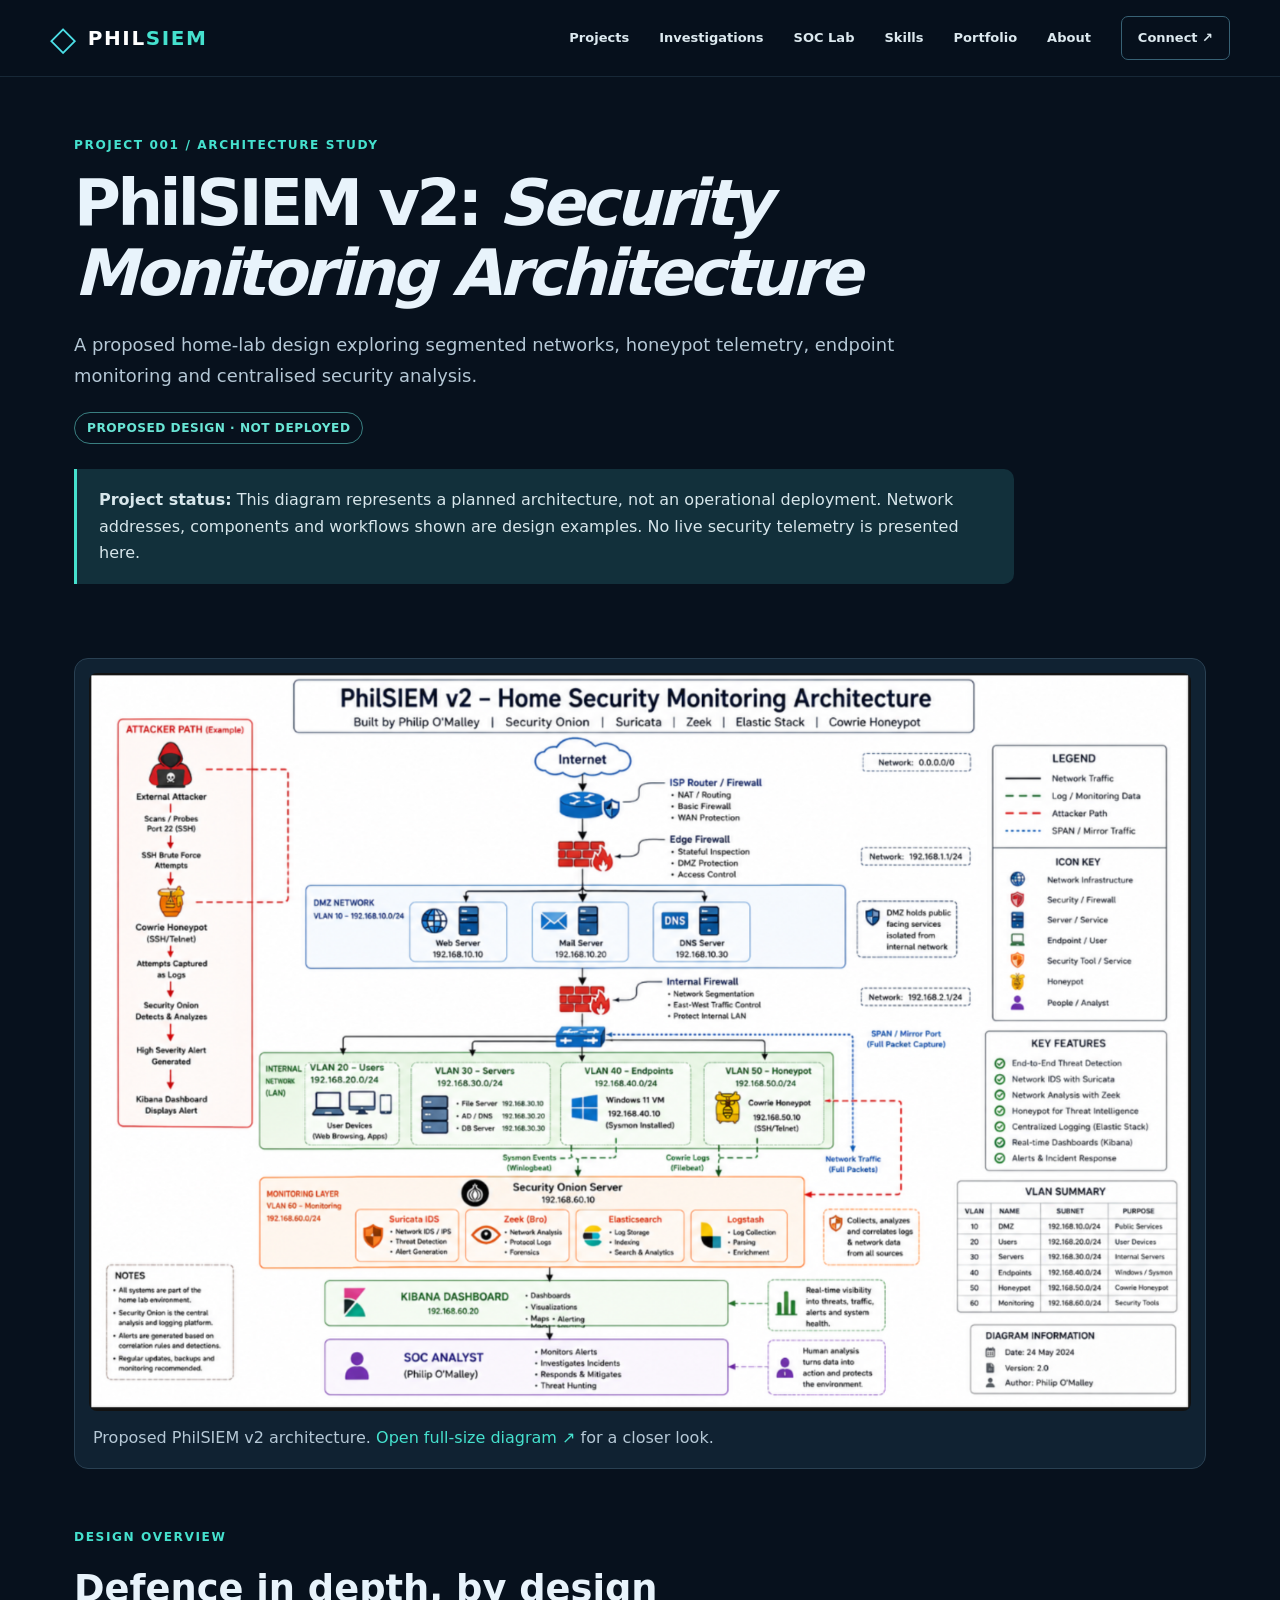
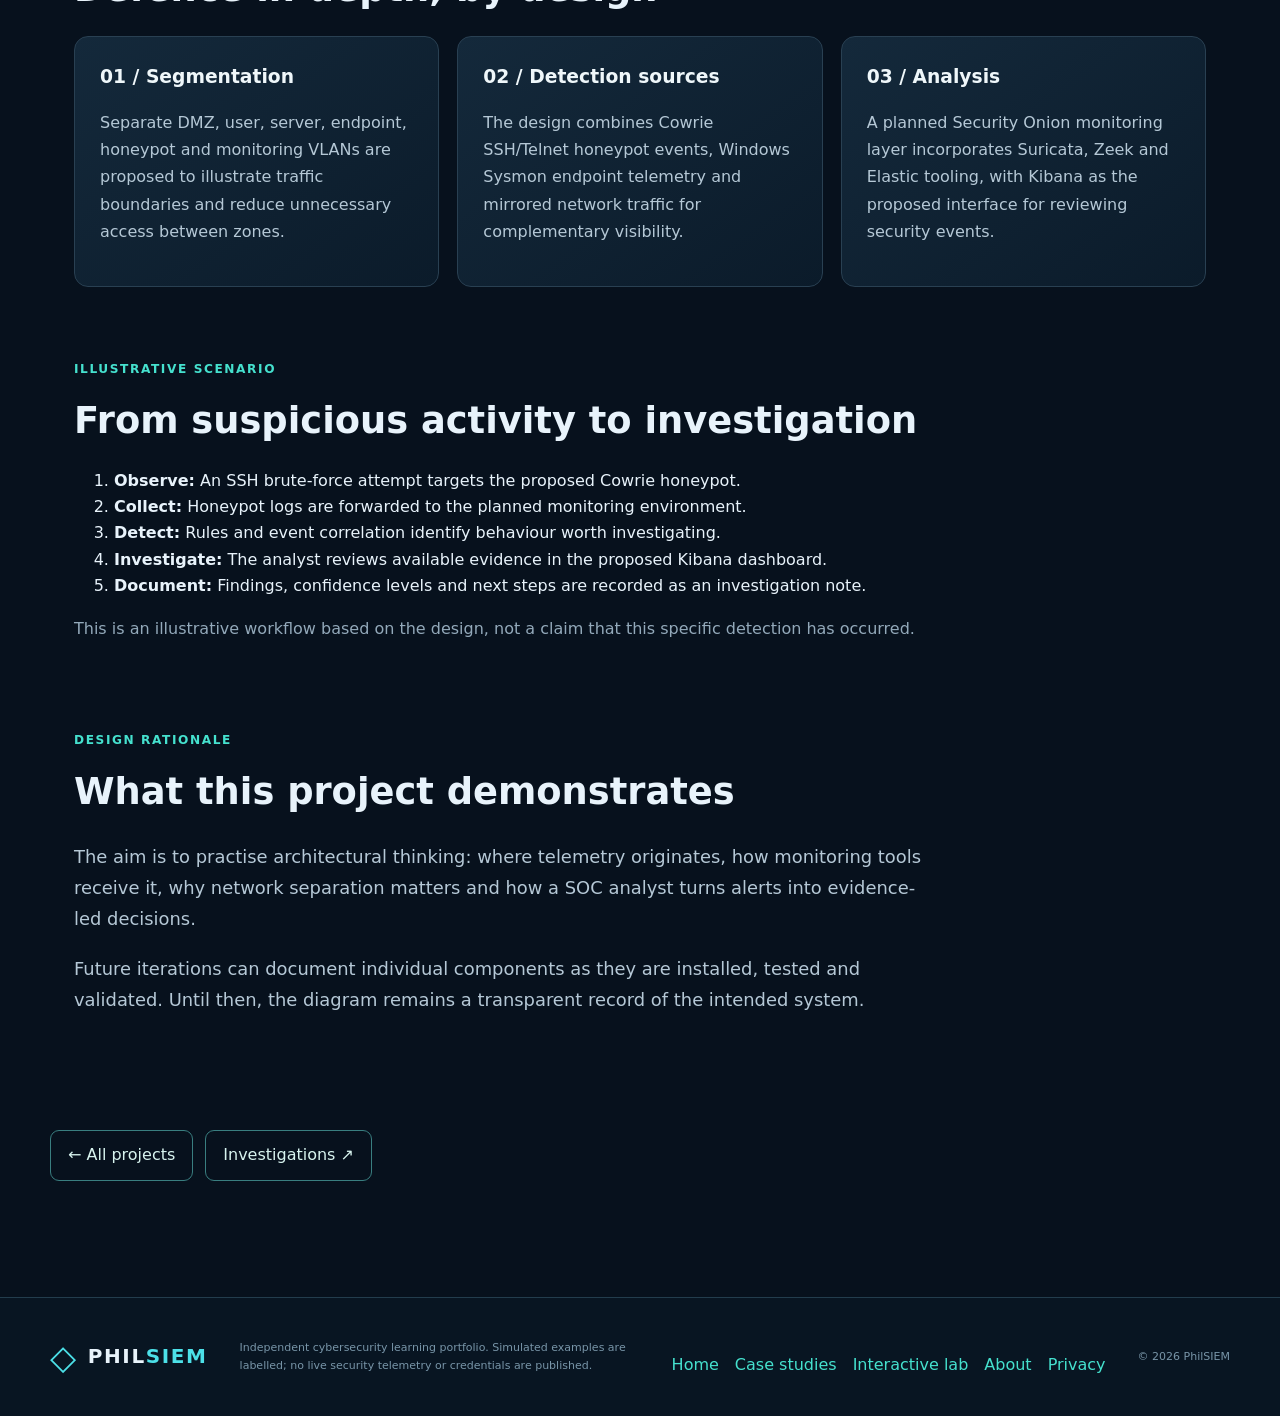
<file: philsiem-v2.html>
<!DOCTYPE html>

<html lang="en"><head><meta charset="utf-8"/><meta content="width=device-width,initial-scale=1" name="viewport"/><meta content="PhilSIEM v2 proposed security monitoring architecture, a documented home-lab design for network segmentation, honeypots and SOC visibility." name="description"/><meta content="#07111d" name="theme-color"/><link href="https://philsiem.com/philsiem-v2.html" rel="canonical"/><link href="assets/favicon.svg" rel="icon" type="image/svg+xml"/><link href="assets/styles.css" rel="stylesheet"/><script defer="" src="assets/script.js"></script><title>PhilSIEM v2 | Proposed Security Monitoring Architecture | PhilSIEM</title></head><body class="v3-page"><a class="skip-link" href="#main">Skip to content</a><header class="site-header"><div class="container nav-wrap"><a aria-label="PhilSIEM home" class="brand" href="index.html"><span aria-hidden="true" class="brand-mark">◇</span><span>PHIL<span class="brand-accent">SIEM</span></span></a><button aria-controls="site-nav" aria-expanded="false" aria-label="Open navigation" class="menu-toggle" type="button">☰</button><nav aria-label="Main navigation" class="site-nav" id="site-nav"><a href="index.html#projects">Projects</a><a href="investigations.html">Investigations</a><a href="soc-lab.html">SOC Lab</a><a href="index.html#skills">Skills</a><a href="portfolio.html">Portfolio</a><a href="about.html">About</a><a class="nav-cta" href="index.html#contact">Connect ↗</a></nav></div></header><main class="container" id="main"><main class="container" id="project-content"><section class="v3-hero"><div class="v3-kicker">Project 001 / Architecture study</div><h1>PhilSIEM v2: <em>Security Monitoring Architecture</em></h1><p class="v3-lead">A proposed home-lab design exploring segmented networks, honeypot telemetry, endpoint monitoring and centralised security analysis.</p><span class="v3-pill">PROPOSED DESIGN · NOT DEPLOYED</span><div class="v3-notice"><strong>Project status:</strong> This diagram represents a planned architecture, not an operational deployment. Network addresses, components and workflows shown are design examples. No live security telemetry is presented here.</div></section><figure class="v3-figure"><a href="assets/philsiem-v2-architecture.png" rel="noopener" target="_blank"><img alt="PhilSIEM v2 proposed architecture diagram showing an internet edge, DMZ, segmented user, server, endpoint and honeypot VLANs, and a Security Onion monitoring layer feeding Kibana and a SOC analyst" loading="eager" src="assets/philsiem-v2-architecture.png"/></a><figcaption>Proposed PhilSIEM v2 architecture. <a href="assets/philsiem-v2-architecture.png" rel="noopener" target="_blank">Open full-size diagram ↗</a> for a closer look.</figcaption></figure><section class="v3-section"><div class="v3-kicker">Design overview</div><h2>Defence in depth, by design</h2><div class="v3-grid"><article class="v3-card"><h3>01 / Segmentation</h3><p>Separate DMZ, user, server, endpoint, honeypot and monitoring VLANs are proposed to illustrate traffic boundaries and reduce unnecessary access between zones.</p></article><article class="v3-card"><h3>02 / Detection sources</h3><p>The design combines Cowrie SSH/Telnet honeypot events, Windows Sysmon endpoint telemetry and mirrored network traffic for complementary visibility.</p></article><article class="v3-card"><h3>03 / Analysis</h3><p>A planned Security Onion monitoring layer incorporates Suricata, Zeek and Elastic tooling, with Kibana as the proposed interface for reviewing security events.</p></article></div></section><section class="v3-section"><div class="v3-kicker">Illustrative scenario</div><h2>From suspicious activity to investigation</h2><ol><li><strong>Observe:</strong> An SSH brute-force attempt targets the proposed Cowrie honeypot.</li><li><strong>Collect:</strong> Honeypot logs are forwarded to the planned monitoring environment.</li><li><strong>Detect:</strong> Rules and event correlation identify behaviour worth investigating.</li><li><strong>Investigate:</strong> The analyst reviews available evidence in the proposed Kibana dashboard.</li><li><strong>Document:</strong> Findings, confidence levels and next steps are recorded as an investigation note.</li></ol><p style="color:var(--muted)">This is an illustrative workflow based on the design, not a claim that this specific detection has occurred.</p></section><section class="v3-section"><div class="v3-kicker">Design rationale</div><h2>What this project demonstrates</h2><p class="v3-lead">The aim is to practise architectural thinking: where telemetry originates, how monitoring tools receive it, why network separation matters and how a SOC analyst turns alerts into evidence-led decisions.</p><p class="v3-lead">Future iterations can document individual components as they are installed, tested and validated. Until then, the diagram remains a transparent record of the intended system.</p></section></main><section class="v3-section"><div class="v3-actions"><a class="v3-button secondary" href="index.html#projects">← All projects</a><a class="v3-button secondary" href="investigations.html">Investigations ↗</a></div></section></main><footer class="site-footer"><div class="container footer-inner"><a class="brand" href="index.html"><span class="brand-mark">◇</span><span>PHIL<span class="brand-accent">SIEM</span></span></a><p>Independent cybersecurity learning portfolio. Simulated examples are labelled; no live security telemetry or credentials are published.</p><nav aria-label="Footer navigation" class="v3-footer-nav"><a href="index.html">Home</a><a href="investigations.html">Case studies</a><a href="soc-lab.html">Interactive lab</a><a href="about.html">About</a><a href="privacy.html">Privacy</a></nav><small>© <span id="year">2026</span> PhilSIEM</small></div></footer></body></html>
</file>
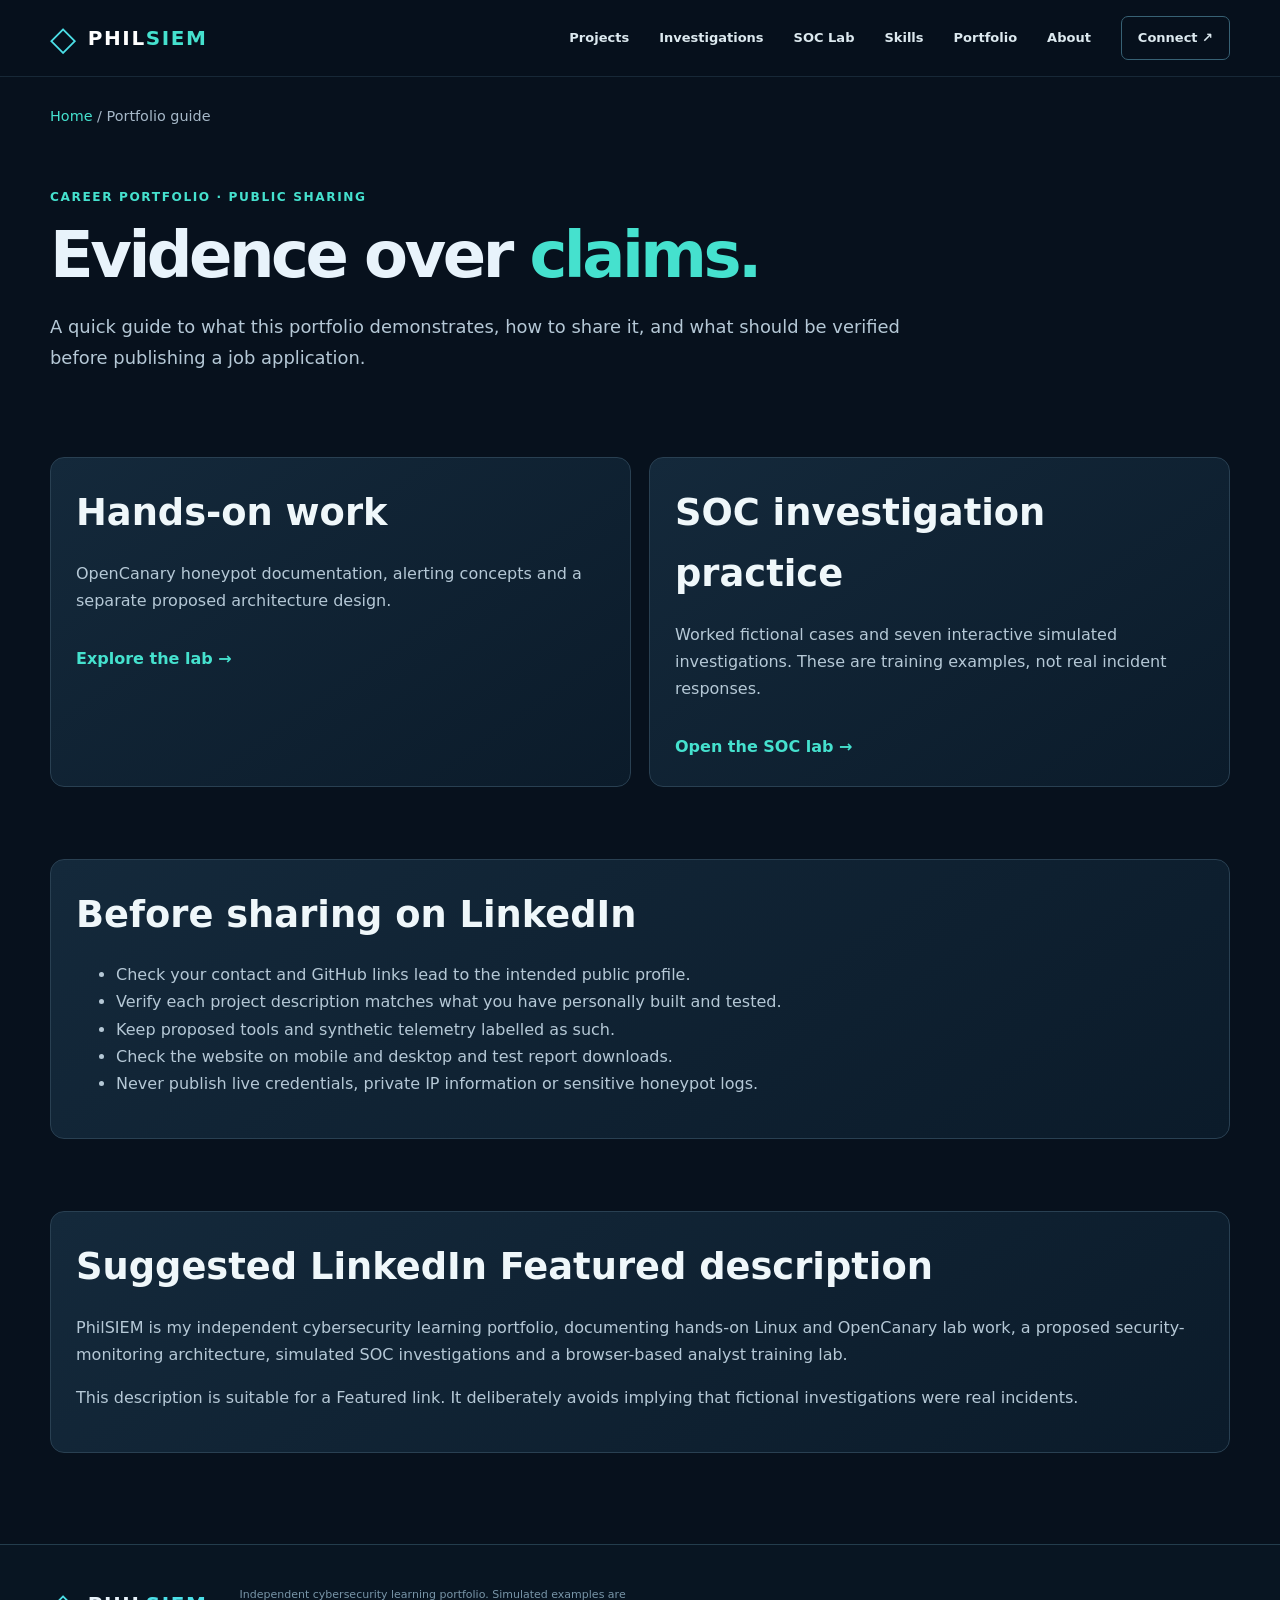
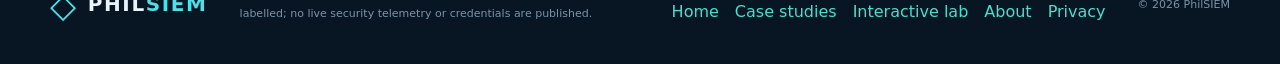
<file: portfolio.html>
<!DOCTYPE html>

<html lang="en"><head><meta charset="utf-8"/><meta content="width=device-width,initial-scale=1" name="viewport"/><meta content="About the independent PhilSIEM cybersecurity portfolio, practical learning approach and project roadmap." name="description"/><meta content="#07111d" name="theme-color"/><link href="https://philsiem.com/portfolio.html" rel="canonical"/><link href="assets/favicon.svg" rel="icon" type="image/svg+xml"/><link href="assets/styles.css" rel="stylesheet"/><script defer="" src="assets/script.js"></script><title>Portfolio and LinkedIn guide | PhilSIEM</title></head><body class="v3-page"><a class="skip-link" href="#main">Skip to content</a><header class="site-header"><div class="container nav-wrap"><a aria-label="PhilSIEM home" class="brand" href="index.html"><span aria-hidden="true" class="brand-mark">◇</span><span>PHIL<span class="brand-accent">SIEM</span></span></a><button aria-controls="site-nav" aria-expanded="false" aria-label="Open navigation" class="menu-toggle" type="button">☰</button><nav aria-label="Main navigation" class="site-nav" id="site-nav"><a href="index.html#projects">Projects</a><a href="investigations.html">Investigations</a><a href="soc-lab.html">SOC Lab</a><a href="index.html#skills">Skills</a><a href="portfolio.html">Portfolio</a><a href="about.html">About</a><a class="nav-cta" href="index.html#contact">Connect ↗</a></nav></div></header><main class="container" id="main"><div class="v3-breadcrumb"><a href="index.html">Home</a> / Portfolio guide</div><section class="v3-hero"><p class="v3-kicker">CAREER PORTFOLIO · PUBLIC SHARING</p><h1>Evidence over <span>claims.</span></h1><p class="v3-lead">A quick guide to what this portfolio demonstrates, how to share it, and what should be verified before publishing a job application.</p></section><section class="v3-section"><div class="v3-grid two"><article class="v3-card"><h2>Hands-on work</h2><p>OpenCanary honeypot documentation, alerting concepts and a separate proposed architecture design.</p><a class="v3-link" href="opencanary-lab.html">Explore the lab →</a></article><article class="v3-card"><h2>SOC investigation practice</h2><p>Worked fictional cases and seven interactive simulated investigations. These are training examples, not real incident responses.</p><a class="v3-link" href="soc-lab.html">Open the SOC lab →</a></article></div></section><section class="v3-section"><div class="v3-card"><h2>Before sharing on LinkedIn</h2><ul><li>Check your contact and GitHub links lead to the intended public profile.</li><li>Verify each project description matches what you have personally built and tested.</li><li>Keep proposed tools and synthetic telemetry labelled as such.</li><li>Check the website on mobile and desktop and test report downloads.</li><li>Never publish live credentials, private IP information or sensitive honeypot logs.</li></ul></div></section><section class="v3-section"><div class="v3-card"><h2>Suggested LinkedIn Featured description</h2><p>PhilSIEM is my independent cybersecurity learning portfolio, documenting hands-on Linux and OpenCanary lab work, a proposed security-monitoring architecture, simulated SOC investigations and a browser-based analyst training lab.</p><p class="v3-muted">This description is suitable for a Featured link. It deliberately avoids implying that fictional investigations were real incidents.</p></div></section></main><footer class="site-footer"><div class="container footer-inner"><a class="brand" href="index.html"><span class="brand-mark">◇</span><span>PHIL<span class="brand-accent">SIEM</span></span></a><p>Independent cybersecurity learning portfolio. Simulated examples are labelled; no live security telemetry or credentials are published.</p><nav aria-label="Footer navigation" class="v3-footer-nav"><a href="index.html">Home</a><a href="investigations.html">Case studies</a><a href="soc-lab.html">Interactive lab</a><a href="about.html">About</a><a href="privacy.html">Privacy</a></nav><small>© <span id="year">2026</span> PhilSIEM</small></div></footer></body></html>
</file>
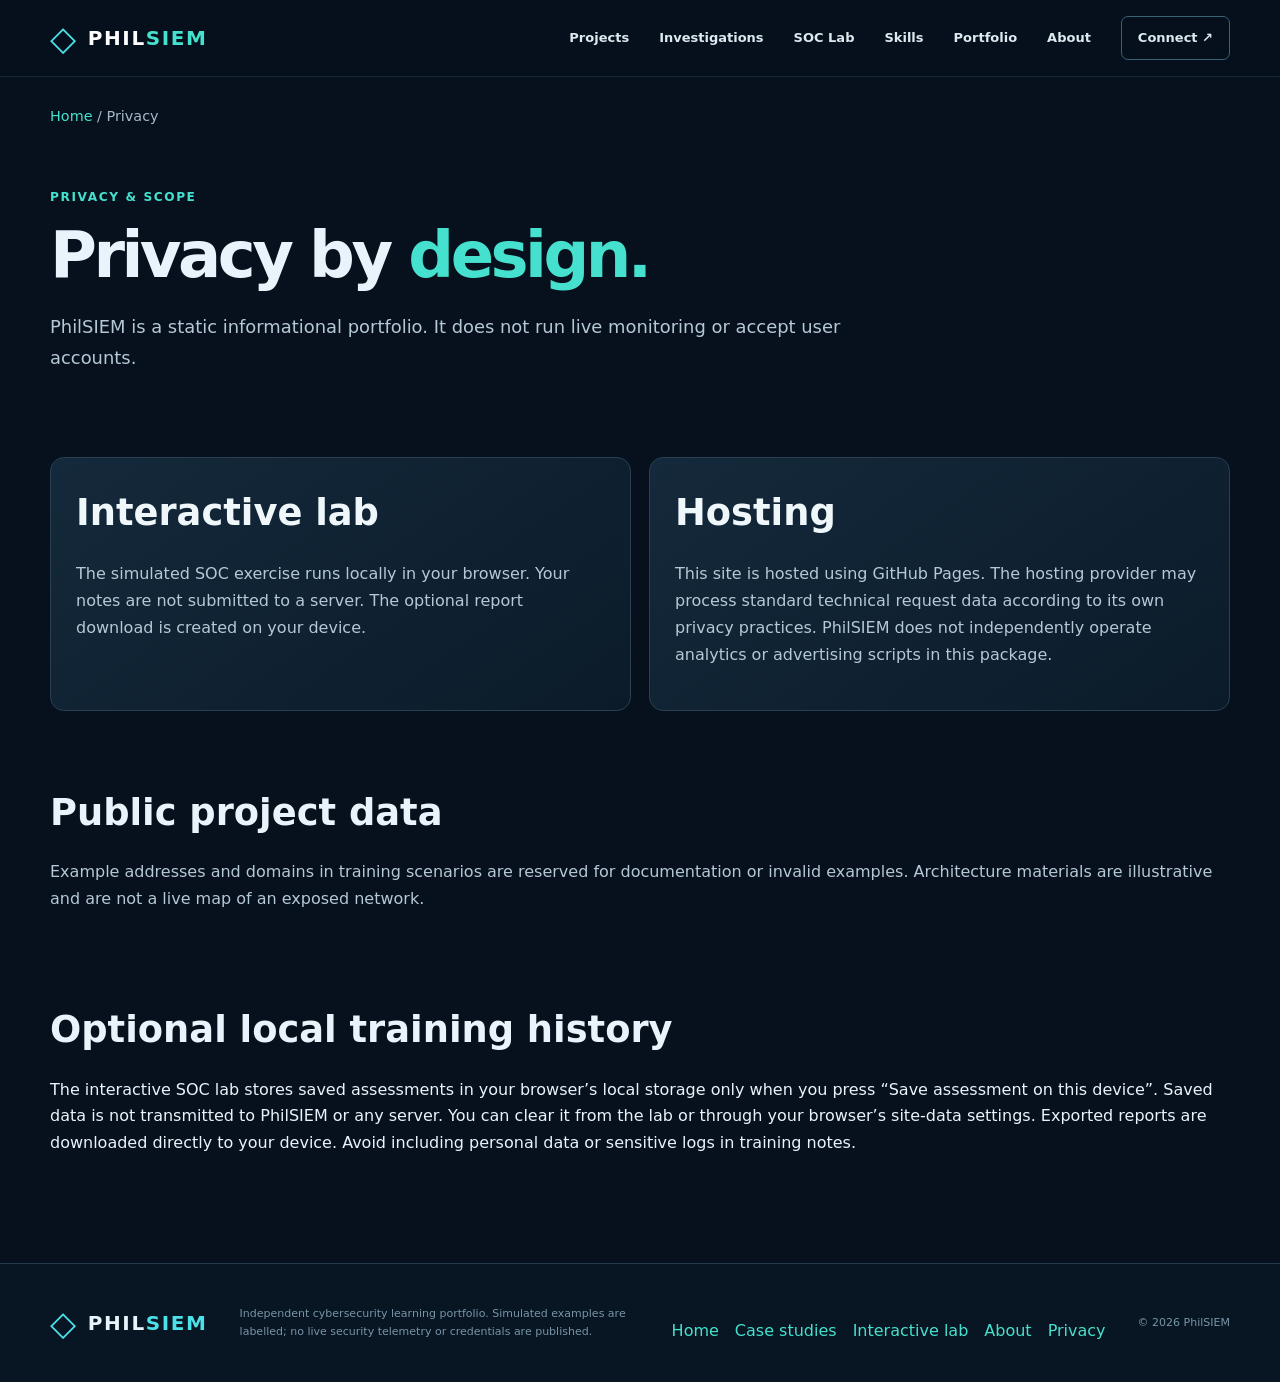
<file: privacy.html>
<!DOCTYPE html>

<html lang="en"><head><meta charset="utf-8"/><meta content="width=device-width,initial-scale=1" name="viewport"/><meta content="Privacy notice for the static PhilSIEM cybersecurity portfolio and offline SOC exercise." name="description"/><meta content="#07111d" name="theme-color"/><link href="https://philsiem.com/privacy.html" rel="canonical"/><link href="assets/favicon.svg" rel="icon" type="image/svg+xml"/><link href="assets/styles.css" rel="stylesheet"/><script defer="" src="assets/script.js"></script><title>Privacy and demonstration data | PhilSIEM</title></head><body class="v3-page"><a class="skip-link" href="#main">Skip to content</a><header class="site-header"><div class="container nav-wrap"><a aria-label="PhilSIEM home" class="brand" href="index.html"><span aria-hidden="true" class="brand-mark">◇</span><span>PHIL<span class="brand-accent">SIEM</span></span></a><button aria-controls="site-nav" aria-expanded="false" aria-label="Open navigation" class="menu-toggle" type="button">☰</button><nav aria-label="Main navigation" class="site-nav" id="site-nav"><a href="index.html#projects">Projects</a><a href="investigations.html">Investigations</a><a href="soc-lab.html">SOC Lab</a><a href="index.html#skills">Skills</a><a href="portfolio.html">Portfolio</a><a href="about.html">About</a><a class="nav-cta" href="index.html#contact">Connect ↗</a></nav></div></header><main class="container" id="main"><div class="v3-breadcrumb"><a href="index.html">Home</a> / Privacy</div><section class="v3-hero"><p class="v3-kicker">PRIVACY &amp; SCOPE</p><h1>Privacy by <span>design.</span></h1><p class="v3-lead">PhilSIEM is a static informational portfolio. It does not run live monitoring or accept user accounts.</p></section><section class="v3-section"><div class="v3-grid two"><div class="v3-card"><h2>Interactive lab</h2><p>The simulated SOC exercise runs locally in your browser. Your notes are not submitted to a server. The optional report download is created on your device.</p></div><div class="v3-card"><h2>Hosting</h2><p>This site is hosted using GitHub Pages. The hosting provider may process standard technical request data according to its own privacy practices. PhilSIEM does not independently operate analytics or advertising scripts in this package.</p></div></div></section><section class="v3-section"><h2>Public project data</h2><p class="v3-muted">Example addresses and domains in training scenarios are reserved for documentation or invalid examples. Architecture materials are illustrative and are not a live map of an exposed network.</p></section><section class="v3-section"><h2>Optional local training history</h2><p>The interactive SOC lab stores saved assessments in your browser’s local storage only when you press “Save assessment on this device”. Saved data is not transmitted to PhilSIEM or any server. You can clear it from the lab or through your browser’s site-data settings. Exported reports are downloaded directly to your device. Avoid including personal data or sensitive logs in training notes.</p></section></main><footer class="site-footer"><div class="container footer-inner"><a class="brand" href="index.html"><span class="brand-mark">◇</span><span>PHIL<span class="brand-accent">SIEM</span></span></a><p>Independent cybersecurity learning portfolio. Simulated examples are labelled; no live security telemetry or credentials are published.</p><nav aria-label="Footer navigation" class="v3-footer-nav"><a href="index.html">Home</a><a href="investigations.html">Case studies</a><a href="soc-lab.html">Interactive lab</a><a href="about.html">About</a><a href="privacy.html">Privacy</a></nav><small>© <span id="year">2026</span> PhilSIEM</small></div></footer></body></html>
</file>
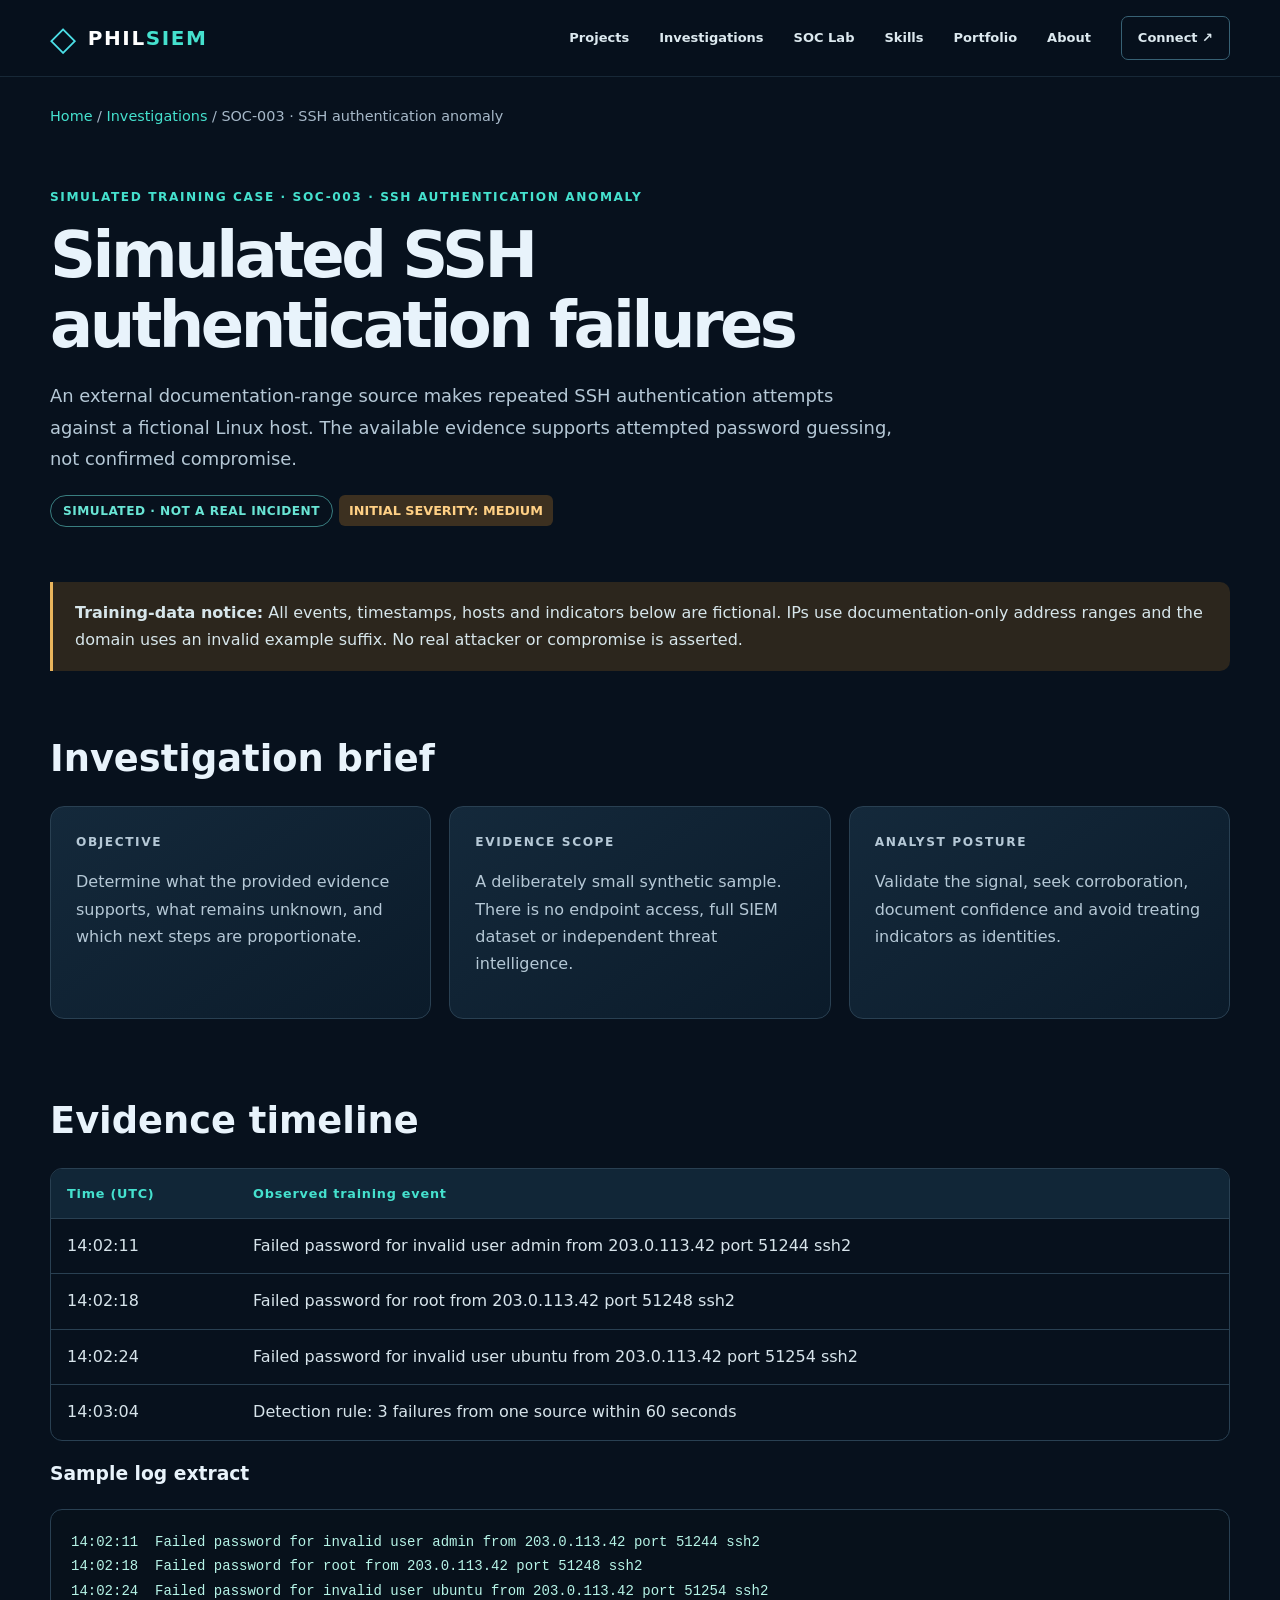
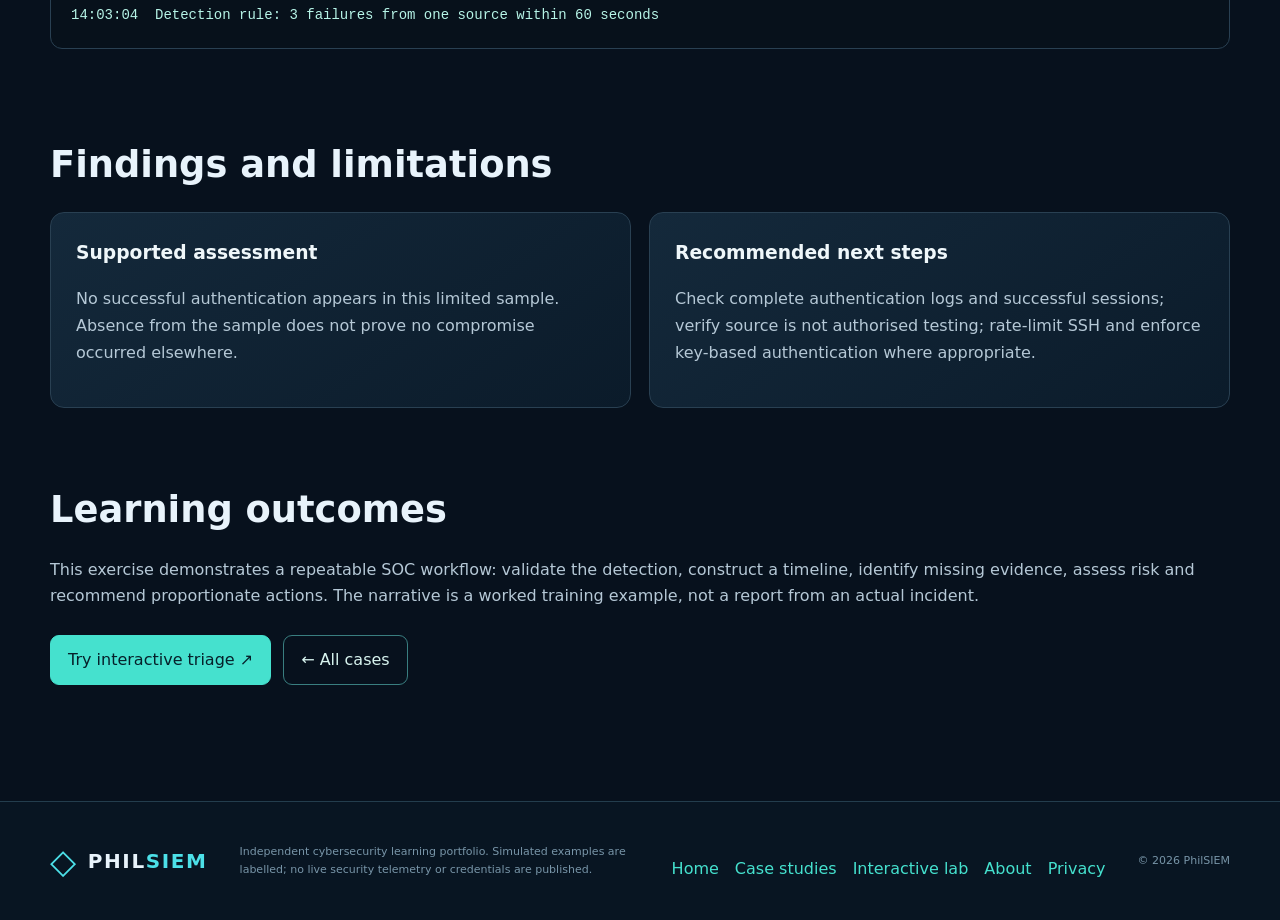
<file: soc-investigation-003.html>
<!DOCTYPE html>
<html lang="en"><head><meta charset="utf-8"/><meta content="width=device-width,initial-scale=1" name="viewport"/><meta content="An external documentation-range source makes repeated SSH authentication attempts against a fictional Linux host. The available evidence supports attempted password guessing, not confirmed compromise." name="description"/><meta content="#07111d" name="theme-color"/><link href="https://philsiem.com/soc-investigation-003.html" rel="canonical"/><link href="assets/favicon.svg" rel="icon" type="image/svg+xml"/><link href="assets/styles.css" rel="stylesheet"/><script defer="" src="assets/script.js"></script><title>SOC-003 · SSH authentication anomaly | PhilSIEM</title></head><body class="v3-page"><a class="skip-link" href="#main">Skip to content</a><header class="site-header"><div class="container nav-wrap"><a aria-label="PhilSIEM home" class="brand" href="index.html"><span aria-hidden="true" class="brand-mark">◇</span><span>PHIL<span class="brand-accent">SIEM</span></span></a><button aria-controls="site-nav" aria-expanded="false" aria-label="Open navigation" class="menu-toggle" type="button">☰</button><nav aria-label="Main navigation" class="site-nav" id="site-nav"><a href="index.html#projects">Projects</a><a href="investigations.html">Investigations</a><a href="soc-lab.html">SOC Lab</a><a href="index.html#skills">Skills</a><a href="portfolio.html">Portfolio</a><a href="about.html">About</a><a class="nav-cta" href="index.html#contact">Connect ↗</a></nav></div></header><main class="container" id="main"><div class="v3-breadcrumb"><a href="index.html">Home</a> / <a href="investigations.html">Investigations</a> / SOC-003 · SSH authentication anomaly</div><section class="v3-hero"><p class="v3-kicker">SIMULATED TRAINING CASE · SOC-003 · SSH authentication anomaly</p><h1>Simulated SSH authentication failures</h1><p class="v3-lead">An external documentation-range source makes repeated SSH authentication attempts against a fictional Linux host. The available evidence supports attempted password guessing, not confirmed compromise.</p><span class="v3-pill">SIMULATED · NOT A REAL INCIDENT</span><span class="v3-status medium">INITIAL SEVERITY: MEDIUM</span></section><div class="v3-notice warn"><strong>Training-data notice:</strong> All events, timestamps, hosts and indicators below are fictional. IPs use documentation-only address ranges and the domain uses an invalid example suffix. No real attacker or compromise is asserted.</div><section class="v3-section"><h2>Investigation brief</h2><div class="v3-grid"><div class="v3-card"><p class="v3-kicker">Objective</p><p>Determine what the provided evidence supports, what remains unknown, and which next steps are proportionate.</p></div><div class="v3-card"><p class="v3-kicker">Evidence scope</p><p>A deliberately small synthetic sample. There is no endpoint access, full SIEM dataset or independent threat intelligence.</p></div><div class="v3-card"><p class="v3-kicker">Analyst posture</p><p>Validate the signal, seek corroboration, document confidence and avoid treating indicators as identities.</p></div></div></section><section class="v3-section"><h2>Evidence timeline</h2><div class="v3-table-wrap"><table class="v3-table"><thead><tr><th>Time (UTC)</th><th>Observed training event</th></tr></thead><tbody><tr><td>14:02:11</td><td>Failed password for invalid user admin from 203.0.113.42 port 51244 ssh2</td></tr><tr><td>14:02:18</td><td>Failed password for root from 203.0.113.42 port 51248 ssh2</td></tr><tr><td>14:02:24</td><td>Failed password for invalid user ubuntu from 203.0.113.42 port 51254 ssh2</td></tr><tr><td>14:03:04</td><td>Detection rule: 3 failures from one source within 60 seconds</td></tr></tbody></table></div><h3>Sample log extract</h3><pre class="v3-code">14:02:11  Failed password for invalid user admin from 203.0.113.42 port 51244 ssh2
14:02:18  Failed password for root from 203.0.113.42 port 51248 ssh2
14:02:24  Failed password for invalid user ubuntu from 203.0.113.42 port 51254 ssh2
14:03:04  Detection rule: 3 failures from one source within 60 seconds</pre></section><section class="v3-section"><h2>Findings and limitations</h2><div class="v3-grid two"><div class="v3-card"><h3>Supported assessment</h3><p>No successful authentication appears in this limited sample. Absence from the sample does not prove no compromise occurred elsewhere.</p></div><div class="v3-card"><h3>Recommended next steps</h3><p>Check complete authentication logs and successful sessions; verify source is not authorised testing; rate-limit SSH and enforce key-based authentication where appropriate.</p></div></div></section><section class="v3-section"><h2>Learning outcomes</h2><p class="v3-muted">This exercise demonstrates a repeatable SOC workflow: validate the detection, construct a timeline, identify missing evidence, assess risk and recommend proportionate actions. The narrative is a worked training example, not a report from an actual incident.</p><div class="v3-actions"><a class="v3-button" href="soc-lab.html">Try interactive triage ↗</a><a class="v3-button secondary" href="investigations.html">← All cases</a></div></section></main><footer class="site-footer"><div class="container footer-inner"><a class="brand" href="index.html"><span class="brand-mark">◇</span><span>PHIL<span class="brand-accent">SIEM</span></span></a><p>Independent cybersecurity learning portfolio. Simulated examples are labelled; no live security telemetry or credentials are published.</p><nav aria-label="Footer navigation" class="v3-footer-nav"><a href="index.html">Home</a><a href="investigations.html">Case studies</a><a href="soc-lab.html">Interactive lab</a><a href="about.html">About</a><a href="privacy.html">Privacy</a></nav><small>© <span id="year">2026</span> PhilSIEM</small></div></footer></body></html>
</file>
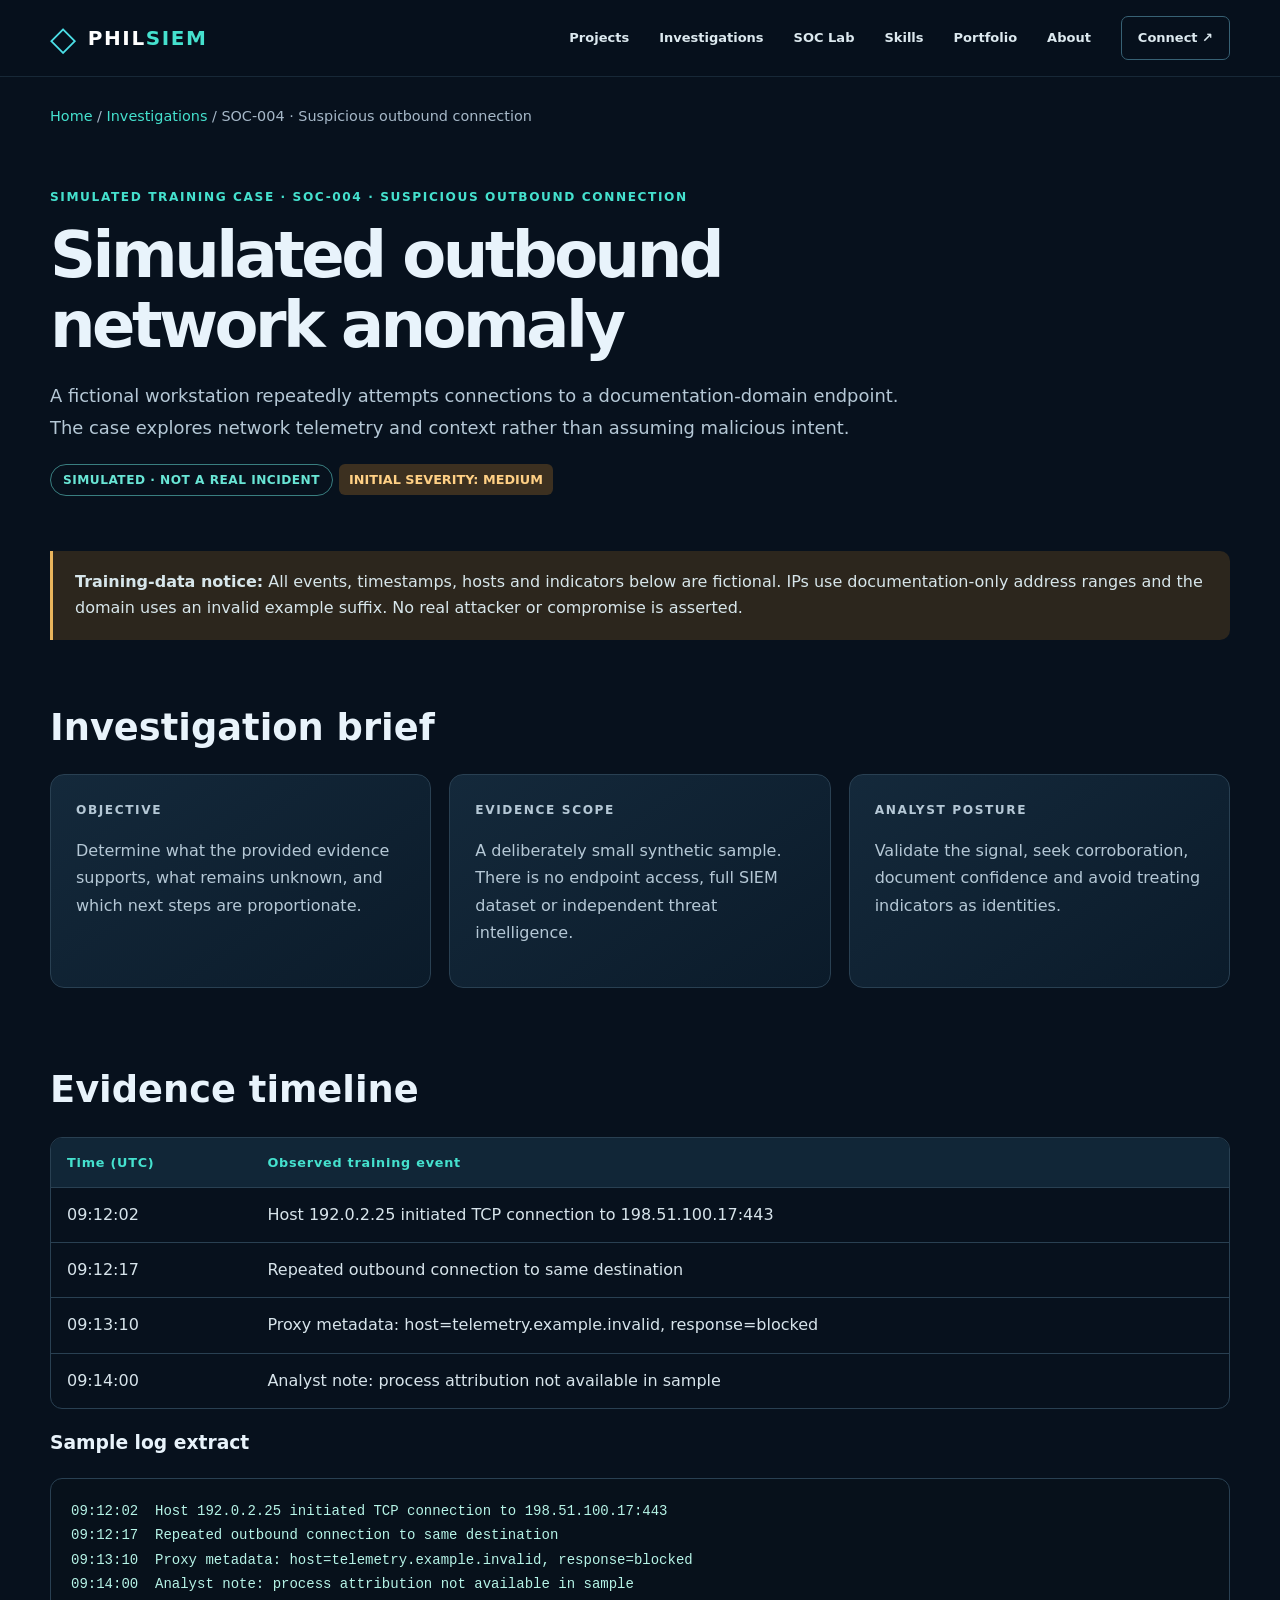
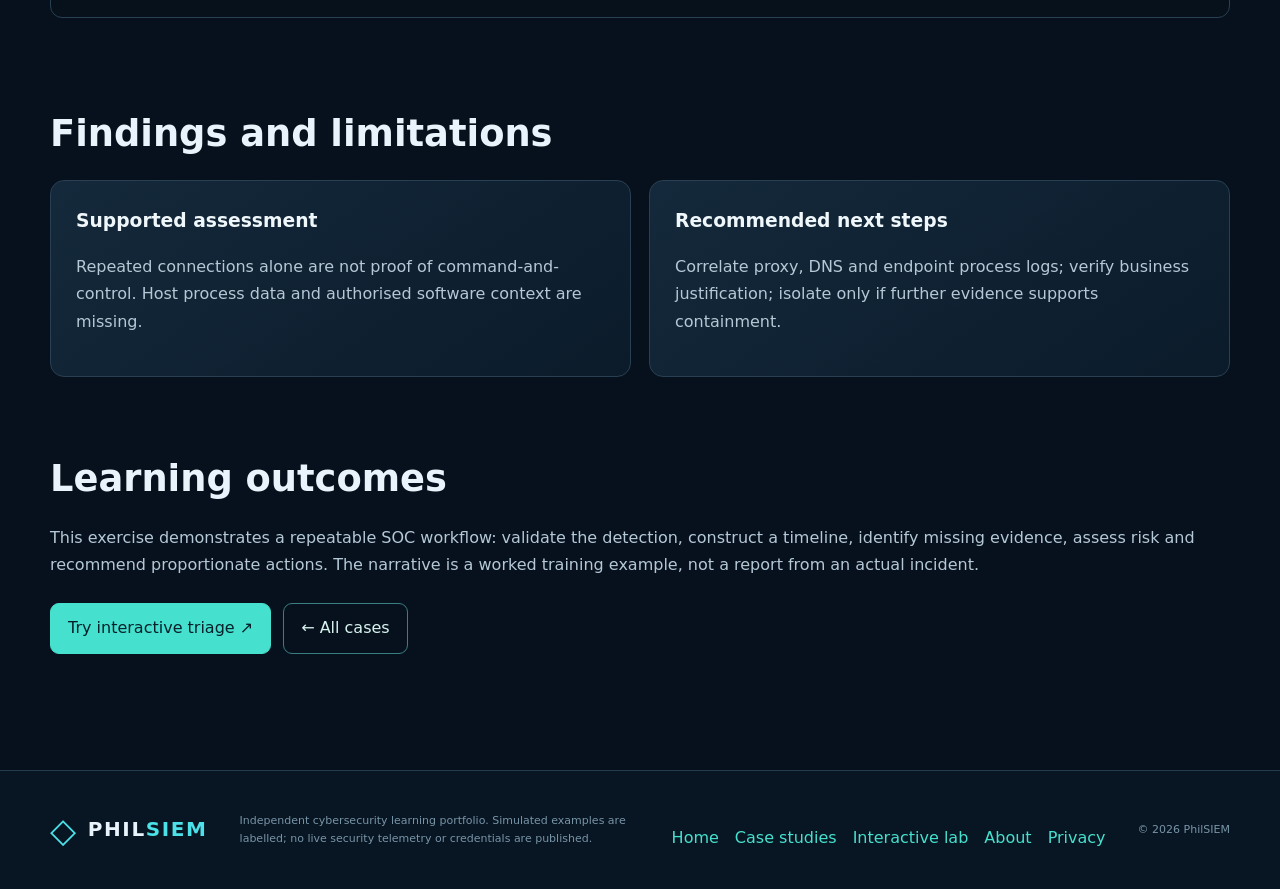
<file: soc-investigation-004.html>
<!DOCTYPE html>
<html lang="en"><head><meta charset="utf-8"/><meta content="width=device-width,initial-scale=1" name="viewport"/><meta content="A fictional workstation repeatedly attempts connections to a documentation-domain endpoint. The case explores network telemetry and context rather than assuming malicious intent." name="description"/><meta content="#07111d" name="theme-color"/><link href="https://philsiem.com/soc-investigation-004.html" rel="canonical"/><link href="assets/favicon.svg" rel="icon" type="image/svg+xml"/><link href="assets/styles.css" rel="stylesheet"/><script defer="" src="assets/script.js"></script><title>SOC-004 · Suspicious outbound connection | PhilSIEM</title></head><body class="v3-page"><a class="skip-link" href="#main">Skip to content</a><header class="site-header"><div class="container nav-wrap"><a aria-label="PhilSIEM home" class="brand" href="index.html"><span aria-hidden="true" class="brand-mark">◇</span><span>PHIL<span class="brand-accent">SIEM</span></span></a><button aria-controls="site-nav" aria-expanded="false" aria-label="Open navigation" class="menu-toggle" type="button">☰</button><nav aria-label="Main navigation" class="site-nav" id="site-nav"><a href="index.html#projects">Projects</a><a href="investigations.html">Investigations</a><a href="soc-lab.html">SOC Lab</a><a href="index.html#skills">Skills</a><a href="portfolio.html">Portfolio</a><a href="about.html">About</a><a class="nav-cta" href="index.html#contact">Connect ↗</a></nav></div></header><main class="container" id="main"><div class="v3-breadcrumb"><a href="index.html">Home</a> / <a href="investigations.html">Investigations</a> / SOC-004 · Suspicious outbound connection</div><section class="v3-hero"><p class="v3-kicker">SIMULATED TRAINING CASE · SOC-004 · Suspicious outbound connection</p><h1>Simulated outbound network anomaly</h1><p class="v3-lead">A fictional workstation repeatedly attempts connections to a documentation-domain endpoint. The case explores network telemetry and context rather than assuming malicious intent.</p><span class="v3-pill">SIMULATED · NOT A REAL INCIDENT</span><span class="v3-status medium">INITIAL SEVERITY: MEDIUM</span></section><div class="v3-notice warn"><strong>Training-data notice:</strong> All events, timestamps, hosts and indicators below are fictional. IPs use documentation-only address ranges and the domain uses an invalid example suffix. No real attacker or compromise is asserted.</div><section class="v3-section"><h2>Investigation brief</h2><div class="v3-grid"><div class="v3-card"><p class="v3-kicker">Objective</p><p>Determine what the provided evidence supports, what remains unknown, and which next steps are proportionate.</p></div><div class="v3-card"><p class="v3-kicker">Evidence scope</p><p>A deliberately small synthetic sample. There is no endpoint access, full SIEM dataset or independent threat intelligence.</p></div><div class="v3-card"><p class="v3-kicker">Analyst posture</p><p>Validate the signal, seek corroboration, document confidence and avoid treating indicators as identities.</p></div></div></section><section class="v3-section"><h2>Evidence timeline</h2><div class="v3-table-wrap"><table class="v3-table"><thead><tr><th>Time (UTC)</th><th>Observed training event</th></tr></thead><tbody><tr><td>09:12:02</td><td>Host 192.0.2.25 initiated TCP connection to 198.51.100.17:443</td></tr><tr><td>09:12:17</td><td>Repeated outbound connection to same destination</td></tr><tr><td>09:13:10</td><td>Proxy metadata: host=telemetry.example.invalid, response=blocked</td></tr><tr><td>09:14:00</td><td>Analyst note: process attribution not available in sample</td></tr></tbody></table></div><h3>Sample log extract</h3><pre class="v3-code">09:12:02  Host 192.0.2.25 initiated TCP connection to 198.51.100.17:443
09:12:17  Repeated outbound connection to same destination
09:13:10  Proxy metadata: host=telemetry.example.invalid, response=blocked
09:14:00  Analyst note: process attribution not available in sample</pre></section><section class="v3-section"><h2>Findings and limitations</h2><div class="v3-grid two"><div class="v3-card"><h3>Supported assessment</h3><p>Repeated connections alone are not proof of command-and-control. Host process data and authorised software context are missing.</p></div><div class="v3-card"><h3>Recommended next steps</h3><p>Correlate proxy, DNS and endpoint process logs; verify business justification; isolate only if further evidence supports containment.</p></div></div></section><section class="v3-section"><h2>Learning outcomes</h2><p class="v3-muted">This exercise demonstrates a repeatable SOC workflow: validate the detection, construct a timeline, identify missing evidence, assess risk and recommend proportionate actions. The narrative is a worked training example, not a report from an actual incident.</p><div class="v3-actions"><a class="v3-button" href="soc-lab.html">Try interactive triage ↗</a><a class="v3-button secondary" href="investigations.html">← All cases</a></div></section></main><footer class="site-footer"><div class="container footer-inner"><a class="brand" href="index.html"><span class="brand-mark">◇</span><span>PHIL<span class="brand-accent">SIEM</span></span></a><p>Independent cybersecurity learning portfolio. Simulated examples are labelled; no live security telemetry or credentials are published.</p><nav aria-label="Footer navigation" class="v3-footer-nav"><a href="index.html">Home</a><a href="investigations.html">Case studies</a><a href="soc-lab.html">Interactive lab</a><a href="about.html">About</a><a href="privacy.html">Privacy</a></nav><small>© <span id="year">2026</span> PhilSIEM</small></div></footer></body></html>
</file>
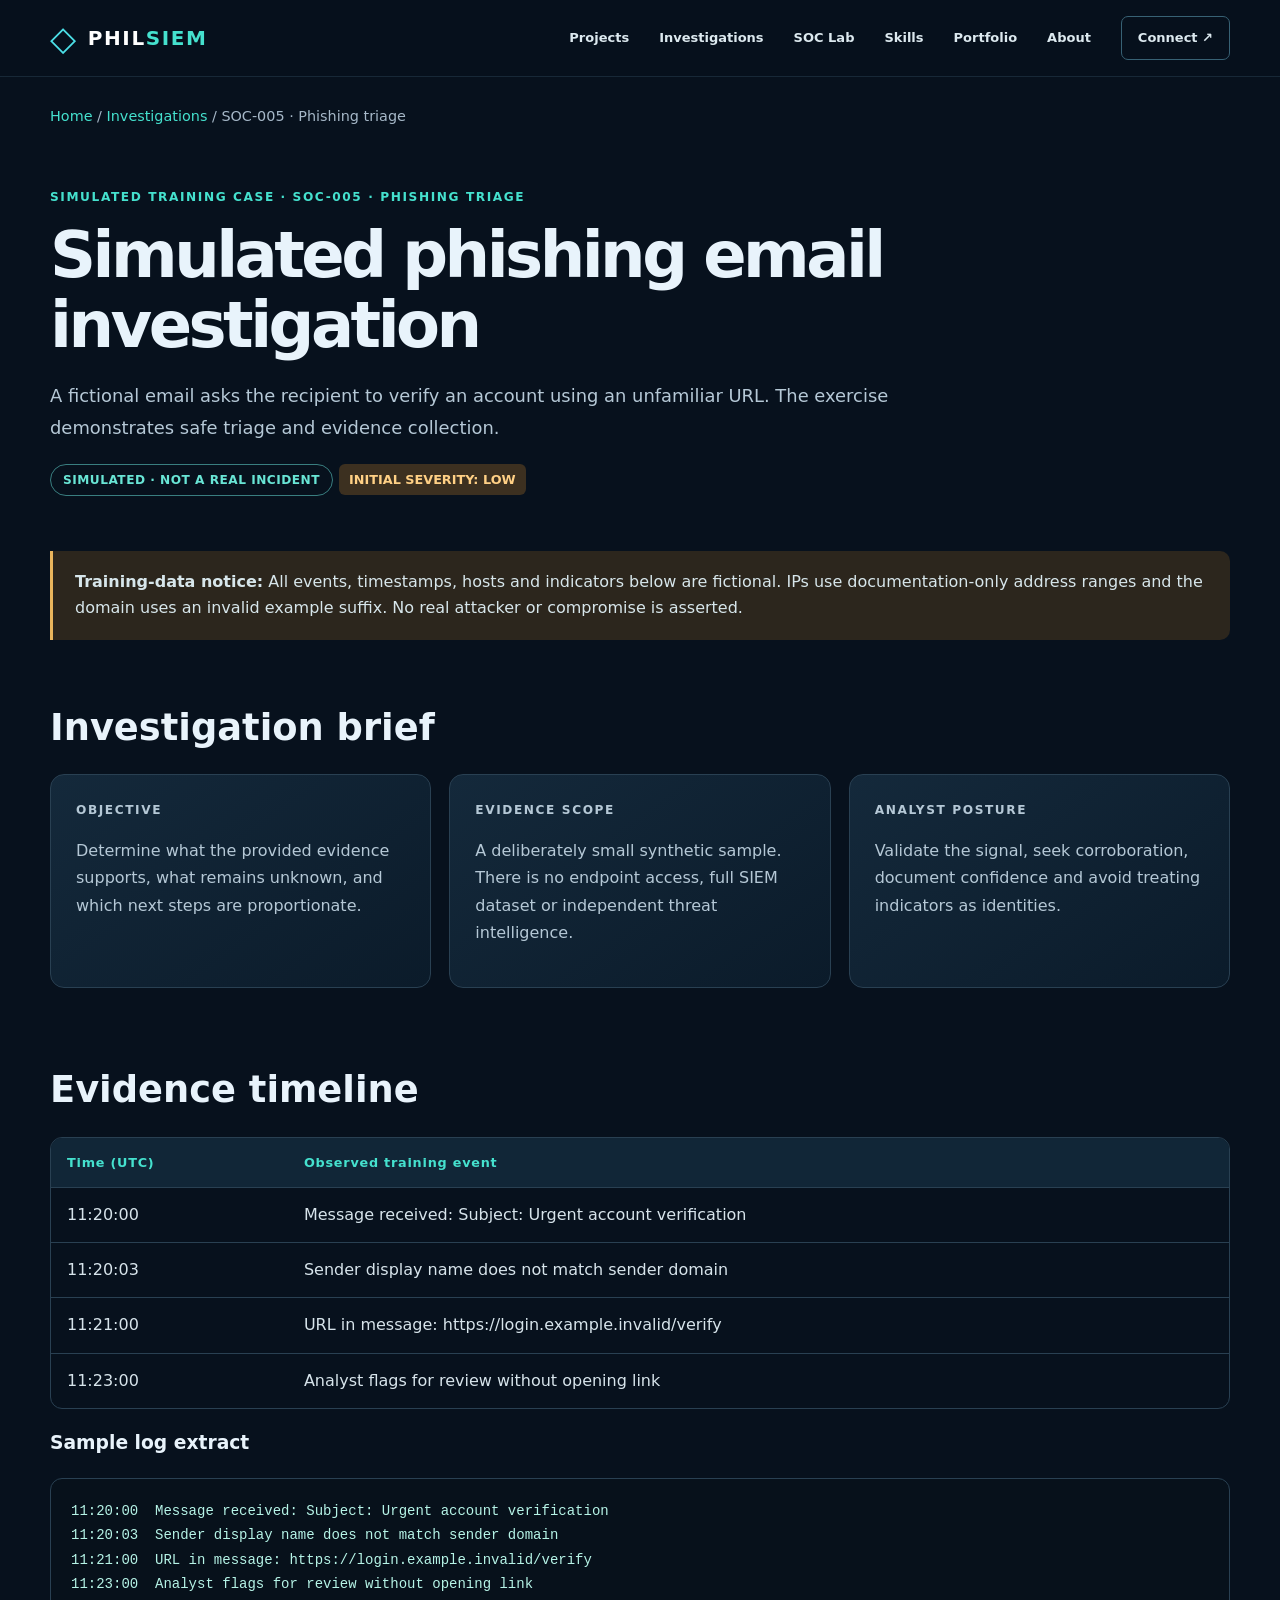
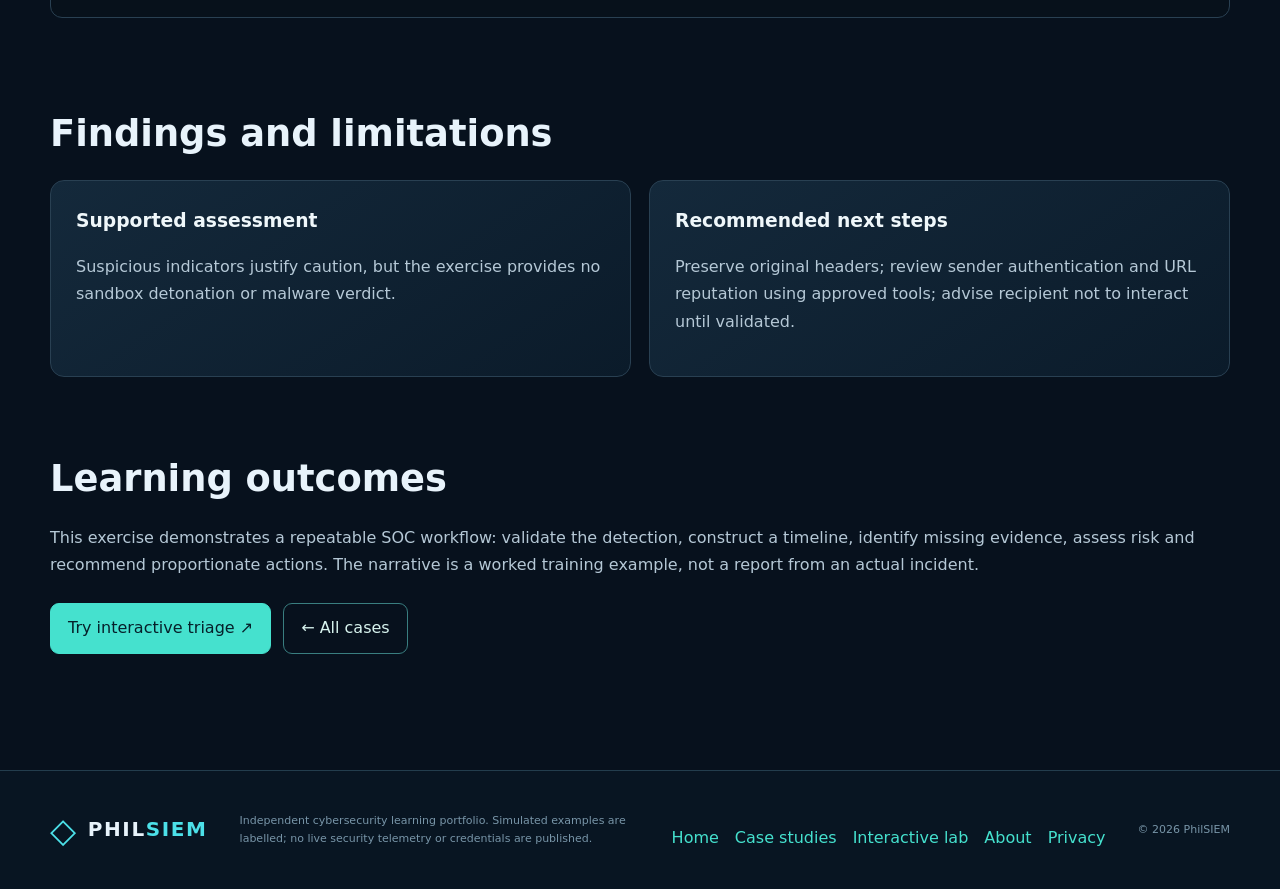
<file: soc-investigation-005.html>
<!DOCTYPE html>
<html lang="en"><head><meta charset="utf-8"/><meta content="width=device-width,initial-scale=1" name="viewport"/><meta content="A fictional email asks the recipient to verify an account using an unfamiliar URL. The exercise demonstrates safe triage and evidence collection." name="description"/><meta content="#07111d" name="theme-color"/><link href="https://philsiem.com/soc-investigation-005.html" rel="canonical"/><link href="assets/favicon.svg" rel="icon" type="image/svg+xml"/><link href="assets/styles.css" rel="stylesheet"/><script defer="" src="assets/script.js"></script><title>SOC-005 · Phishing triage | PhilSIEM</title></head><body class="v3-page"><a class="skip-link" href="#main">Skip to content</a><header class="site-header"><div class="container nav-wrap"><a aria-label="PhilSIEM home" class="brand" href="index.html"><span aria-hidden="true" class="brand-mark">◇</span><span>PHIL<span class="brand-accent">SIEM</span></span></a><button aria-controls="site-nav" aria-expanded="false" aria-label="Open navigation" class="menu-toggle" type="button">☰</button><nav aria-label="Main navigation" class="site-nav" id="site-nav"><a href="index.html#projects">Projects</a><a href="investigations.html">Investigations</a><a href="soc-lab.html">SOC Lab</a><a href="index.html#skills">Skills</a><a href="portfolio.html">Portfolio</a><a href="about.html">About</a><a class="nav-cta" href="index.html#contact">Connect ↗</a></nav></div></header><main class="container" id="main"><div class="v3-breadcrumb"><a href="index.html">Home</a> / <a href="investigations.html">Investigations</a> / SOC-005 · Phishing triage</div><section class="v3-hero"><p class="v3-kicker">SIMULATED TRAINING CASE · SOC-005 · Phishing triage</p><h1>Simulated phishing email investigation</h1><p class="v3-lead">A fictional email asks the recipient to verify an account using an unfamiliar URL. The exercise demonstrates safe triage and evidence collection.</p><span class="v3-pill">SIMULATED · NOT A REAL INCIDENT</span><span class="v3-status medium">INITIAL SEVERITY: LOW</span></section><div class="v3-notice warn"><strong>Training-data notice:</strong> All events, timestamps, hosts and indicators below are fictional. IPs use documentation-only address ranges and the domain uses an invalid example suffix. No real attacker or compromise is asserted.</div><section class="v3-section"><h2>Investigation brief</h2><div class="v3-grid"><div class="v3-card"><p class="v3-kicker">Objective</p><p>Determine what the provided evidence supports, what remains unknown, and which next steps are proportionate.</p></div><div class="v3-card"><p class="v3-kicker">Evidence scope</p><p>A deliberately small synthetic sample. There is no endpoint access, full SIEM dataset or independent threat intelligence.</p></div><div class="v3-card"><p class="v3-kicker">Analyst posture</p><p>Validate the signal, seek corroboration, document confidence and avoid treating indicators as identities.</p></div></div></section><section class="v3-section"><h2>Evidence timeline</h2><div class="v3-table-wrap"><table class="v3-table"><thead><tr><th>Time (UTC)</th><th>Observed training event</th></tr></thead><tbody><tr><td>11:20:00</td><td>Message received: Subject: Urgent account verification</td></tr><tr><td>11:20:03</td><td>Sender display name does not match sender domain</td></tr><tr><td>11:21:00</td><td>URL in message: https://login.example.invalid/verify</td></tr><tr><td>11:23:00</td><td>Analyst flags for review without opening link</td></tr></tbody></table></div><h3>Sample log extract</h3><pre class="v3-code">11:20:00  Message received: Subject: Urgent account verification
11:20:03  Sender display name does not match sender domain
11:21:00  URL in message: https://login.example.invalid/verify
11:23:00  Analyst flags for review without opening link</pre></section><section class="v3-section"><h2>Findings and limitations</h2><div class="v3-grid two"><div class="v3-card"><h3>Supported assessment</h3><p>Suspicious indicators justify caution, but the exercise provides no sandbox detonation or malware verdict.</p></div><div class="v3-card"><h3>Recommended next steps</h3><p>Preserve original headers; review sender authentication and URL reputation using approved tools; advise recipient not to interact until validated.</p></div></div></section><section class="v3-section"><h2>Learning outcomes</h2><p class="v3-muted">This exercise demonstrates a repeatable SOC workflow: validate the detection, construct a timeline, identify missing evidence, assess risk and recommend proportionate actions. The narrative is a worked training example, not a report from an actual incident.</p><div class="v3-actions"><a class="v3-button" href="soc-lab.html">Try interactive triage ↗</a><a class="v3-button secondary" href="investigations.html">← All cases</a></div></section></main><footer class="site-footer"><div class="container footer-inner"><a class="brand" href="index.html"><span class="brand-mark">◇</span><span>PHIL<span class="brand-accent">SIEM</span></span></a><p>Independent cybersecurity learning portfolio. Simulated examples are labelled; no live security telemetry or credentials are published.</p><nav aria-label="Footer navigation" class="v3-footer-nav"><a href="index.html">Home</a><a href="investigations.html">Case studies</a><a href="soc-lab.html">Interactive lab</a><a href="about.html">About</a><a href="privacy.html">Privacy</a></nav><small>© <span id="year">2026</span> PhilSIEM</small></div></footer></body></html>
</file>
<file: assets/styles.css>
:root{color-scheme:dark;--bg:#07111d;--panel:#0c1a2a;--panel2:#0f2032;--line:#20374b;--text:#e8f3fb;--muted:#93a9ba;--cyan:#4ce0e8;--blue:#648bff;--max:1180px}*{box-sizing:border-box}html{scroll-behavior:smooth;scroll-padding-top:90px}body{margin:0;background:var(--bg);color:var(--text);font:16px/1.65 system-ui,-apple-system,BlinkMacSystemFont,"Segoe UI",sans-serif}a{color:inherit;text-decoration:none}button{font:inherit}.container{width:min(var(--max),calc(100% - 48px));margin-inline:auto}.skip-link{position:absolute;top:-60px;left:12px;background:#fff;color:#000;padding:10px;z-index:20}.skip-link:focus{top:12px}.site-header{position:sticky;top:0;z-index:10;background:rgba(7,17,29,.92);border-bottom:1px solid rgba(112,159,190,.16);backdrop-filter:blur(16px)}.nav-wrap{display:flex;justify-content:space-between;align-items:center;min-height:76px}.brand{display:inline-flex;align-items:center;gap:10px;font-weight:800;font-size:20px;letter-spacing:.08em}.brand-mark{color:var(--cyan);font-size:34px;line-height:1}.brand-accent{color:var(--cyan)}.site-nav{display:flex;align-items:center;gap:30px}.site-nav>a{font-size:13px;color:#b3c7d7;font-weight:650;transition:color .2s}.site-nav>a:hover,.site-nav>a:focus-visible{color:var(--cyan)}.site-nav .nav-cta{border:1px solid #376174;padding:10px 16px;border-radius:7px;color:var(--text)}.menu-toggle{display:none;background:none;border:1px solid var(--line);border-radius:7px;color:var(--text);padding:5px 12px;font-size:22px}.hero{display:grid;grid-template-columns:1fr 1fr;gap:50px;align-items:center;min-height:665px;padding-block:90px}.eyebrow{font-size:11px;letter-spacing:.2em;color:var(--cyan);font-weight:800}.status-dot{display:inline-block;width:7px;height:7px;border-radius:50%;background:#54e2b3;box-shadow:0 0 13px #54e2b3;margin-right:7px}.hero h1{font-size:clamp(42px,5.1vw,72px);line-height:1.09;letter-spacing:-.055em;margin:26px 0}.gradient-text,.section h2 span{color:var(--cyan)}.hero-lead{font-size:18px;color:var(--muted);max-width:560px}.hero-actions{display:flex;gap:12px;flex-wrap:wrap;margin-top:32px}.button{display:inline-flex;align-items:center;justify-content:center;gap:18px;padding:13px 20px;border-radius:7px;font-size:14px;font-weight:750;min-height:48px}.button.primary{background:var(--cyan);color:#031621}.button.primary:hover{background:#a4f6f8}.button.secondary{border:1px solid #345267;color:#d9e7f1}.button.secondary:hover{border-color:var(--cyan)}.hero-micro{display:flex;gap:18px;flex-wrap:wrap;margin-top:50px;font-size:9px;letter-spacing:.09em;color:#8299ac;font-weight:750}.micro-square{display:inline-block;width:6px;height:6px;background:#44768c;margin-right:6px}.console{border:1px solid #2a5067;border-radius:13px;background:linear-gradient(155deg,#10283a,#081420);box-shadow:0 24px 70px rgba(0,0,0,.3),0 0 80px rgba(52,199,215,.06);overflow:hidden;transform:rotate(1deg)}.console-head{display:flex;align-items:center;justify-content:space-between;padding:14px 16px;border-bottom:1px solid #274357;font-size:10px;letter-spacing:.12em;color:#8ba5b7;gap:8px}.window-dots{display:flex;gap:5px}.window-dots i{width:7px;height:7px;background:#4b687b;border-radius:50%}.demo-pill{font-size:9px;color:#e7cb85;border:1px solid #695a3b;padding:3px 7px;border-radius:3px}.console-main{padding:22px}.console-title,.chart-heading{display:flex;justify-content:space-between;gap:8px;align-items:center;font-size:13px;font-weight:750}.signal{font-size:10px;color:#86b6a9}.metric-grid{display:grid;grid-template-columns:repeat(3,1fr);gap:10px;margin:22px 0}.metric{border:1px solid #294458;background:#0c1e2e;padding:14px 10px;border-radius:7px}.metric small{display:block;color:#8da9ba;font-size:9px;letter-spacing:.04em}.metric strong{display:block;font-size:29px;color:#e5f8fc;line-height:1.4;font-weight:700}.metric span{font-size:9px;color:#698ba0}.chart-heading{font-size:11px;color:#a6bdcb}.chart-heading span+span{font-size:9px;color:#65849b}.bars{height:112px;display:flex;align-items:flex-end;gap:8px;padding:16px 4px 0;border-bottom:1px solid #2c5264;background:repeating-linear-gradient(to top,transparent 0,transparent 26px,rgba(70,111,139,.16) 27px)}.bars i{flex:1;height:var(--h);background:linear-gradient(#4de4eb,#24758d);border-radius:3px 3px 0 0;opacity:.85}.event-list{margin-top:15px}.event-list>div{display:flex;align-items:center;gap:10px;border-bottom:1px solid #1c3548;padding:9px 0;font-size:11px;color:#aec4d2}.event-list small{margin-left:auto;font-size:9px;color:#7399ad}.event-indicator{width:7px;height:7px;border-radius:50%}.amber{background:#e7b869}.blue{background:#7bafff}.green{background:#53d6a9}.console-foot{display:flex;justify-content:space-between;gap:8px;padding:12px 18px;background:#08131f;color:#698ca1;font-size:9px;letter-spacing:.09em}.trust-strip{border-block:1px solid #1b3040;background:#0a1724}.trust-inner{display:flex;align-items:center;justify-content:space-between;gap:16px;flex-wrap:wrap;padding-block:24px}.trust-inner span{color:#5f8198;font-size:10px;letter-spacing:.15em}.trust-inner strong{font-size:11px;letter-spacing:.08em;color:#94aebd}.section{padding-block:100px}.section-alt{background:#0a1725;border-block:1px solid #1b3040}.section-head{display:flex;align-items:end;justify-content:space-between;gap:50px;margin-bottom:40px}.section h2{font-size:clamp(31px,4vw,48px);letter-spacing:-.04em;line-height:1.2;margin:12px 0}.section-head>p{max-width:420px;color:var(--muted);font-size:14px}.project-grid{display:grid;grid-template-columns:1.35fr 1fr 1fr;gap:18px}.project-card{display:flex;flex-direction:column;background:#0d1d2c;border:1px solid #254052;border-radius:12px;overflow:hidden}.project-top{display:flex;justify-content:space-between;align-items:center;padding:18px 20px}.chip{border:1px solid #3b5160;color:#a9c1ce;padding:5px 9px;font-size:9px;letter-spacing:.09em;font-weight:800;border-radius:3px}.chip.cyan{color:var(--cyan);border-color:#317482}.project-index{font-size:10px;color:#6b8a9d}.project-art{height:205px;position:relative;overflow:hidden;display:flex;justify-content:center;align-items:center;background:radial-gradient(circle at center,#154456,#091a2b 68%)}.art-ring{position:absolute;border:1px solid rgba(71,218,226,.26);border-radius:50%}.ring-one{width:100px;height:100px}.ring-two{width:180px;height:180px}.ring-three{width:280px;height:280px}.art-core{font-size:75px;color:#6ff2f2;text-shadow:0 0 22px #3ac4c7}.art-label{position:absolute;font-size:9px;color:#8ad5db;letter-spacing:.08em}.art-label.a{top:25px;left:22px}.art-label.b{bottom:25px;right:22px}.art-label.c{top:42px;right:30px}.project-body{padding:22px 22px 26px;flex:1;display:flex;flex-direction:column}.project-body h3{font-size:22px;letter-spacing:-.025em;margin:0 0 8px}.project-body p{color:var(--muted);font-size:14px;margin:0 0 22px}.tags{display:flex;flex-wrap:wrap;gap:7px;margin-top:auto}.tags span{border:1px solid #29475b;color:#a7c4d4;padding:4px 8px;font-size:10px;border-radius:4px}.mini-graphic{height:205px;margin:0 18px;background:#071421;border:1px solid #1c3748;border-radius:7px;display:flex;flex-direction:column;justify-content:center;padding:17px;gap:14px}.terminal-line{font-family:ui-monospace,SFMono-Regular,Menlo,monospace;font-size:10px;color:#9cc5d5;white-space:nowrap;overflow:hidden;text-overflow:ellipsis}.terminal-line.faint{color:#66899d}.terminal-line.accent{color:#e3b974}.nodes{position:relative;display:block;background:radial-gradient(circle,#143449,#081523 70%)}.node{position:absolute;width:18px;height:18px;background:#0e2f45;border:2px solid #4acbd4;border-radius:50%;z-index:2;box-shadow:0 0 12px #26778a}.n1{top:35px;left:50%}.n2{top:95px;left:20%}.n3{top:100px;right:20%}.n4{bottom:28px;left:39%}.n5{bottom:25px;right:21%}.connector-line{position:absolute;height:1px;background:#477c8d;transform-origin:left}.l1{top:47px;left:52%;width:40%;transform:rotate(145deg)}.l2{top:47px;left:54%;width:36%;transform:rotate(39deg)}.l3{top:110px;left:24%;width:56%;transform:rotate(18deg)}.workflow{display:grid;grid-template-columns:repeat(4,1fr);gap:16px}.workflow-step{border-top:2px solid #275365;padding-top:20px;display:flex;gap:13px}.workflow-step>span{font-size:12px;font-weight:800;color:var(--cyan)}.workflow-step h3{font-size:17px;margin:0 0 7px}.workflow-step p{font-size:13px;color:var(--muted);margin:0}.notice{margin-top:42px;border:1px solid #274455;background:#0c2030;border-radius:8px;padding:17px 20px;display:flex;gap:13px;align-items:flex-start}.notice-icon{display:inline-grid;place-items:center;width:24px;height:24px;border:1px solid #4c9db0;border-radius:50%;color:var(--cyan);flex-shrink:0}.notice p{font-size:13px;color:#a7bdcb;margin:0}.notice strong{color:#e7f5fb}.skills-grid{display:grid;grid-template-columns:repeat(4,1fr);gap:16px}.skill-group{padding:26px 21px;border:1px solid #254254;background:#0d1d2c;border-radius:10px}.skill-icon{font-family:ui-monospace,monospace;color:var(--cyan);font-size:25px;margin-bottom:25px}.skill-group h3{font-size:17px;margin:0 0 10px}.skill-group p{font-size:13px;color:var(--muted);margin:0}.about-grid{display:grid;grid-template-columns:1fr 1fr;gap:80px}.about-copy p{color:#a9bdca;margin-top:0}.about-note{border-left:2px solid var(--cyan);padding:12px 17px;color:#d4e8ee;font-size:13px;background:#102334;margin-top:28px}.contact{text-align:center;max-width:730px}.contact p:not(.eyebrow){color:var(--muted)}.contact .hero-actions{justify-content:center}.site-footer{border-top:1px solid #233d4d;background:#081522}.footer-inner{display:flex;justify-content:space-between;align-items:center;gap:30px;padding-block:30px}.footer-inner p{font-size:11px;color:#7895a8;max-width:400px}.footer-inner small{font-size:11px;color:#7895a8}@media(max-width:1000px){.hero{grid-template-columns:1fr;gap:35px}.hero-copy{max-width:680px}.console{max-width:680px;transform:none}.project-grid{grid-template-columns:repeat(2,1fr)}.project-card.featured{grid-column:span 2}.skills-grid{grid-template-columns:repeat(2,1fr)}}@media(max-width:700px){.container{width:min(var(--max),calc(100% - 34px))}.nav-wrap{min-height:66px}.menu-toggle{display:block}.site-nav{display:none;position:absolute;top:66px;left:0;right:0;padding:22px;background:#0b1b29;border-bottom:1px solid var(--line);flex-direction:column;align-items:stretch;gap:16px}.site-nav.open{display:flex}.hero{padding-block:70px;min-height:0}.hero h1{font-size:clamp(39px,11vw,58px)}.hero-lead{font-size:16px}.hero-micro{margin-top:30px}.console-main{padding:13px}.console-head{font-size:8px}.metric{padding:9px 7px}.metric small{font-size:8px}.metric strong{font-size:24px}.metric span{font-size:8px}.trust-inner{justify-content:flex-start}.section{padding-block:70px}.section-head{display:block}.section-head>p{max-width:600px}.project-grid,.skills-grid,.workflow,.about-grid{grid-template-columns:1fr}.project-card.featured{grid-column:auto}.workflow{gap:22px}.about-grid{gap:20px}.footer-inner{align-items:flex-start;flex-direction:column;gap:12px}.footer-inner p{margin:0}}@media(prefers-reduced-motion:reduce){html{scroll-behavior:auto}*{transition:none!important}}

/* PhilSIEM v3 additions */
:root{--v3-accent:#45e1ce;--v3-border:#294052}
body{overflow-x:hidden} a:focus-visible,button:focus-visible,input:focus-visible,select:focus-visible,textarea:focus-visible{outline:3px solid #45e1ce;outline-offset:3px}
.v3-breadcrumb{padding:28px 0 0;color:#a6b8c8;font-size:.9rem}.v3-breadcrumb a{color:#45e1ce}
.v3-hero{padding:58px 0 30px;max-width:940px}.v3-hero h1{font-size:clamp(2.2rem,5vw,4.5rem);line-height:1.09;letter-spacing:-.055em;margin:14px 0 20px}.v3-hero h1 span{color:#45e1ce}.v3-lead{color:#b5c8d6;font-size:1.12rem;line-height:1.75;max-width:850px}
.v3-grid{display:grid;grid-template-columns:repeat(3,minmax(0,1fr));gap:18px}.v3-grid.two{grid-template-columns:repeat(2,minmax(0,1fr))}.v3-card{background:linear-gradient(145deg,#14293b,#0b1b2a);border:1px solid #294052;border-radius:14px;padding:25px;min-width:0}.v3-card h2,.v3-card h3{margin:0 0 10px;font-size:1.17rem;color:#eff7fa}.v3-card p,.v3-card li{color:#b5c8d6;line-height:1.7}.v3-card a{color:#45e1ce}.v3-kicker{color:#45e1ce;letter-spacing:.13em;text-transform:uppercase;font-size:.76rem;font-weight:750;margin:0 0 12px}.v3-section{padding:36px 0}.v3-section h2{font-size:clamp(1.5rem,3vw,2.3rem);margin:0 0 16px}.v3-muted{color:#b5c8d6}.v3-pill{display:inline-block;border:1px solid #397e80;border-radius:99px;padding:5px 12px;color:#69e5d5;font-size:.76rem;letter-spacing:.04em;font-weight:700;margin:3px 6px 3px 0}.v3-notice{border-left:3px solid #45e1ce;background:#12303b;border-radius:0 10px 10px 0;padding:18px 22px;margin:22px 0;color:#d7e6eb}.v3-notice.warn{border-left-color:#e9b45c;background:#2c261d}.v3-link{display:inline-flex;align-items:center;gap:8px;color:#45e1ce;font-weight:750;text-decoration:none;margin-top:16px}.v3-link:hover{text-decoration:underline}.v3-table-wrap{overflow-x:auto;border:1px solid #294052;border-radius:12px}.v3-table{width:100%;border-collapse:collapse;min-width:610px}.v3-table th,.v3-table td{text-align:left;padding:14px 16px;border-bottom:1px solid #294052;vertical-align:top}.v3-table th{color:#45e1ce;font-size:.8rem;letter-spacing:.06em;background:#112637}.v3-table td{color:#d7e4eb}.v3-table tr:last-child td{border-bottom:0}.v3-code{white-space:pre-wrap;overflow-wrap:anywhere;background:#07111b;color:#b6f4e7;border:1px solid #294052;border-radius:12px;padding:20px;overflow:auto;font:14px/1.75 ui-monospace,SFMono-Regular,Menlo,monospace}.v3-actions{display:flex;flex-wrap:wrap;gap:12px;margin:25px 0}.v3-button{background:#45e1ce;color:#06202a!important;padding:11px 17px;border-radius:9px;font-weight:800;text-decoration:none;border:1px solid #45e1ce;cursor:pointer;font:inherit}.v3-button.secondary{background:transparent;color:#d8f4ef!important;border-color:#397e80}.v3-button:hover{filter:brightness(1.1)}.v3-field{display:block;width:100%;background:#0b1a29;color:#f1f8fa;border:1px solid #426477;border-radius:9px;padding:11px 12px;font:inherit;margin-top:6px}.v3-label{display:block;color:#d7e4eb;font-weight:650;margin:14px 0}.v3-footer-nav{display:flex;flex-wrap:wrap;gap:16px;margin-top:16px}.v3-footer-nav a{color:#45e1ce}.v3-figure{border:1px solid #294052;background:#102232;border-radius:14px;padding:14px;margin:22px 0}.v3-figure img{display:block;width:100%;height:auto;border-radius:8px;background:#fff}.v3-figure figcaption{padding:14px 4px 3px;color:#b5c8d6}.v3-figure a{color:#45e1ce}.v3-small{font-size:.88rem;color:#a6b8c8}.v3-status{display:inline-block;padding:5px 10px;border-radius:6px;background:#183b38;color:#75efda;font-size:.8rem;font-weight:700}.v3-status.medium{background:#3c3020;color:#ffd085}.v3-status.high{background:#47232b;color:#ffadb8}.v3-stack{display:grid;gap:12px}.v3-row{display:flex;align-items:center;justify-content:space-between;gap:16px;flex-wrap:wrap}.v3-panel{background:#0b1b2a;border:1px solid #294052;border-radius:12px;padding:20px}.v3-hidden{display:none!important}.v3-sr{position:absolute;width:1px;height:1px;padding:0;margin:-1px;overflow:hidden;clip:rect(0,0,0,0);white-space:nowrap;border:0}
.project-card{display:flex;flex-direction:column}.project-card .project-body{flex:1}.project-card .v3-link{margin:15px 20px 22px;align-self:flex-start}.project-card .v3-pill{margin:15px 20px 0;align-self:flex-start}.v3-page .site-header .brand{color:#fff}.v3-page .site-header .brand-accent{color:#45e1ce}.v3-page .site-footer{margin-top:55px}.v3-page .site-nav a{color:#dce9ef}.v3-page .site-nav a:hover{color:#45e1ce}
@media(max-width:850px){.v3-grid{grid-template-columns:1fr 1fr}.v3-grid.two{grid-template-columns:1fr}}
@media(max-width:650px){.v3-grid,.v3-grid.two{grid-template-columns:1fr}.v3-hero{padding:38px 0 20px}.v3-card{padding:20px}.v3-table{min-width:540px}}
@media(prefers-reduced-motion:reduce){html{scroll-behavior:auto}*,*::before,*::after{animation-duration:.01ms!important;transition-duration:.01ms!important}}
</file>
